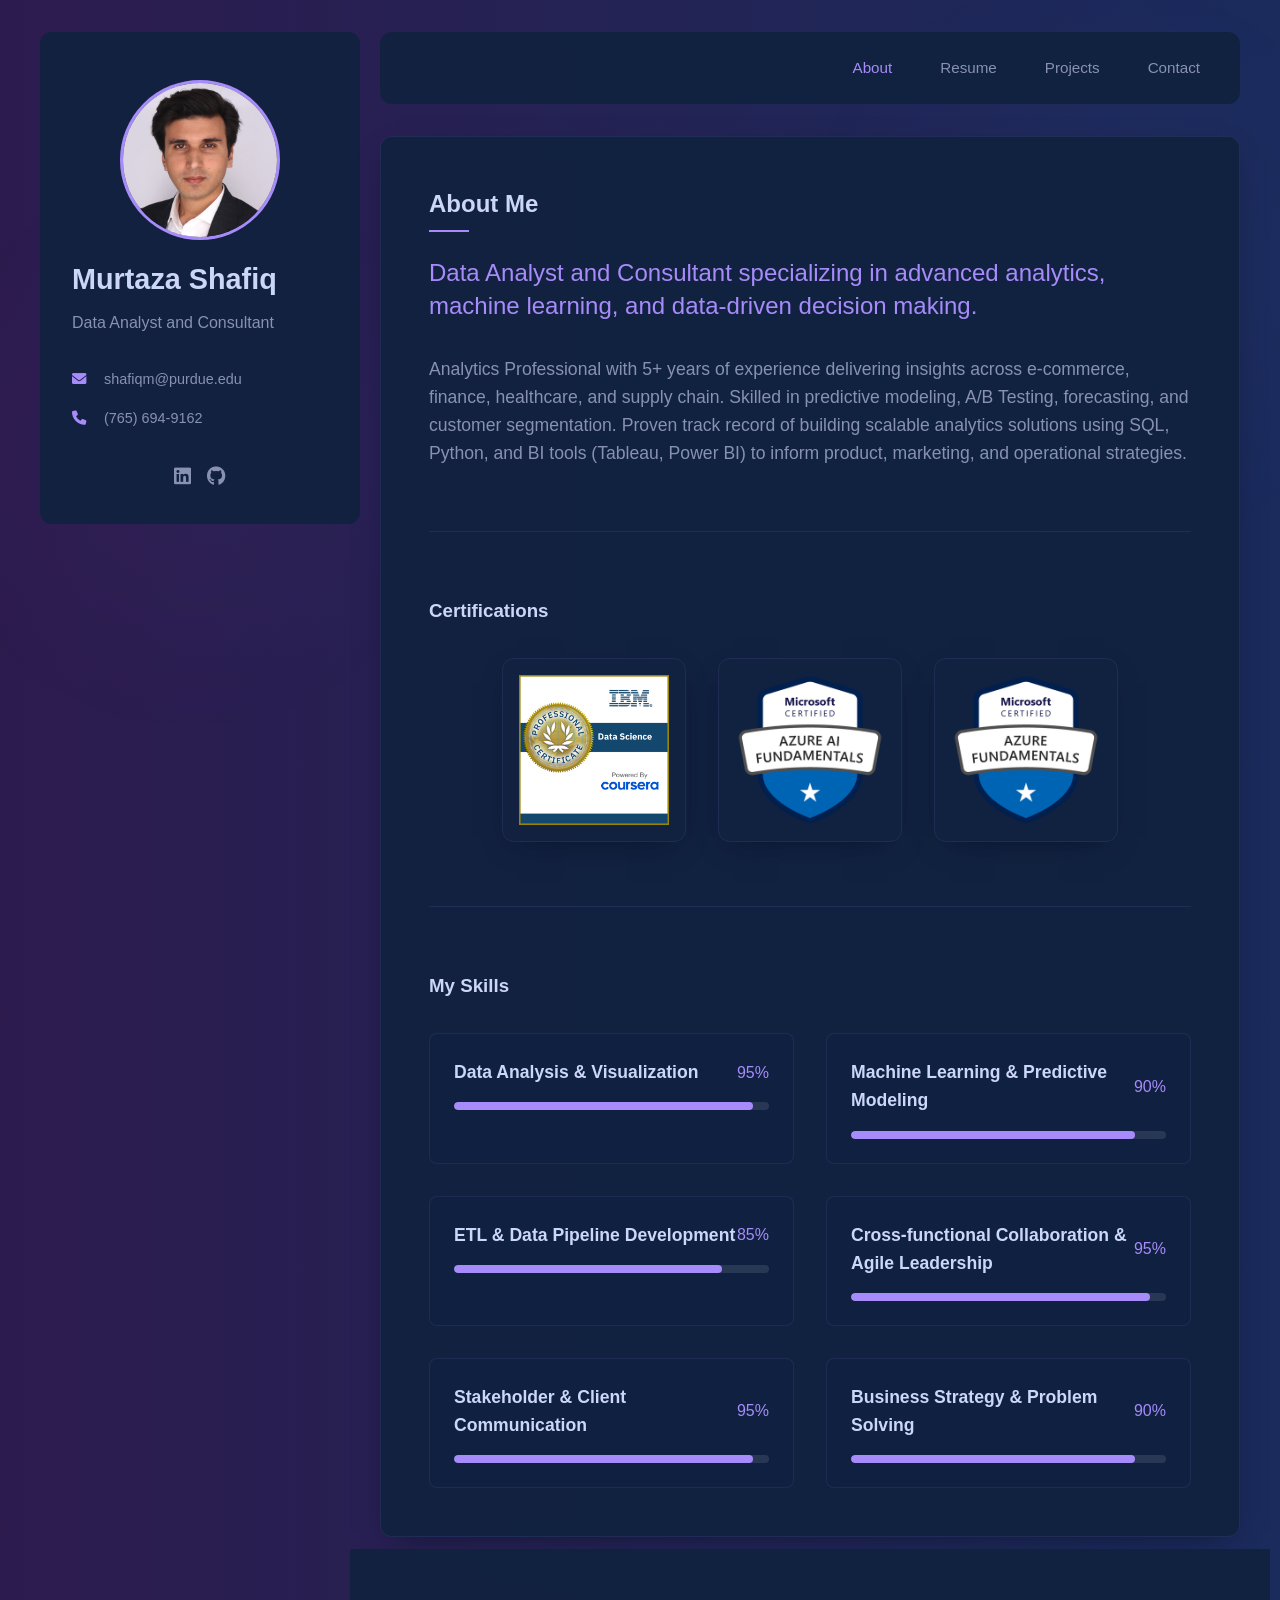
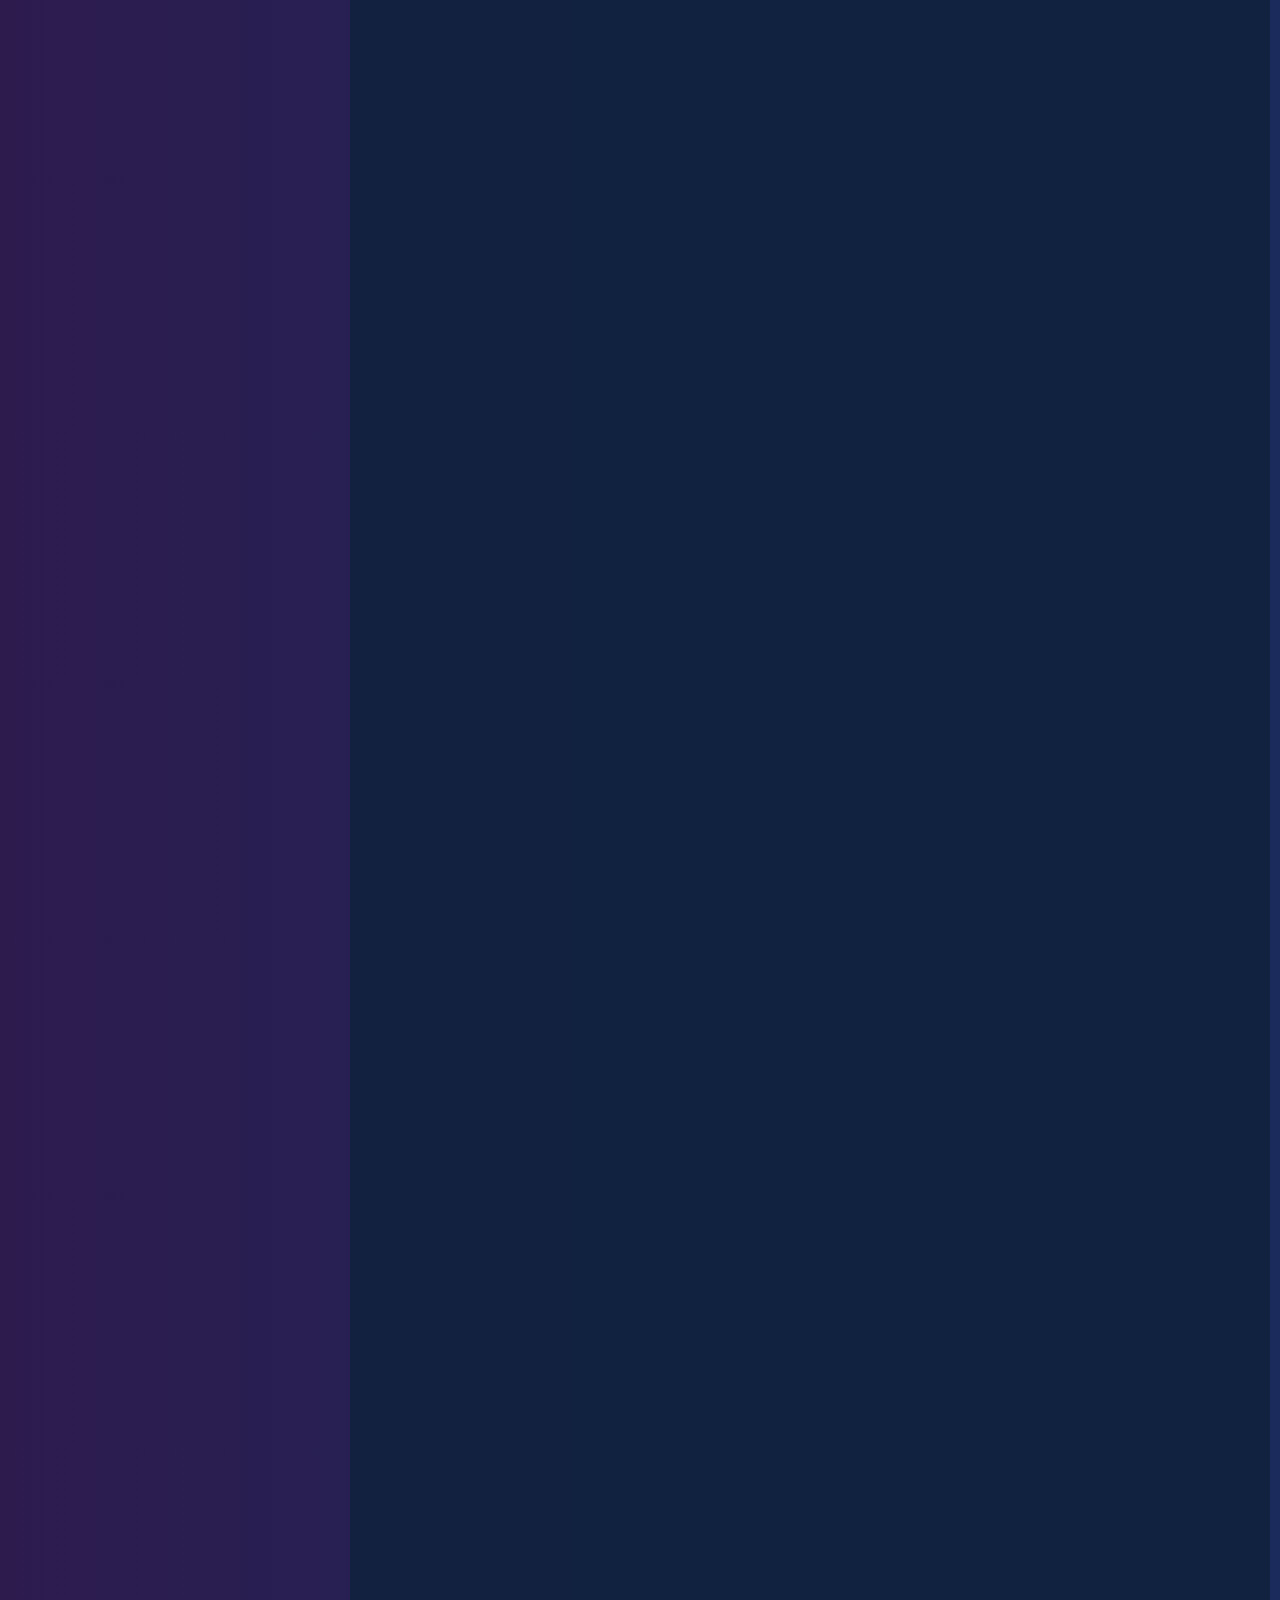
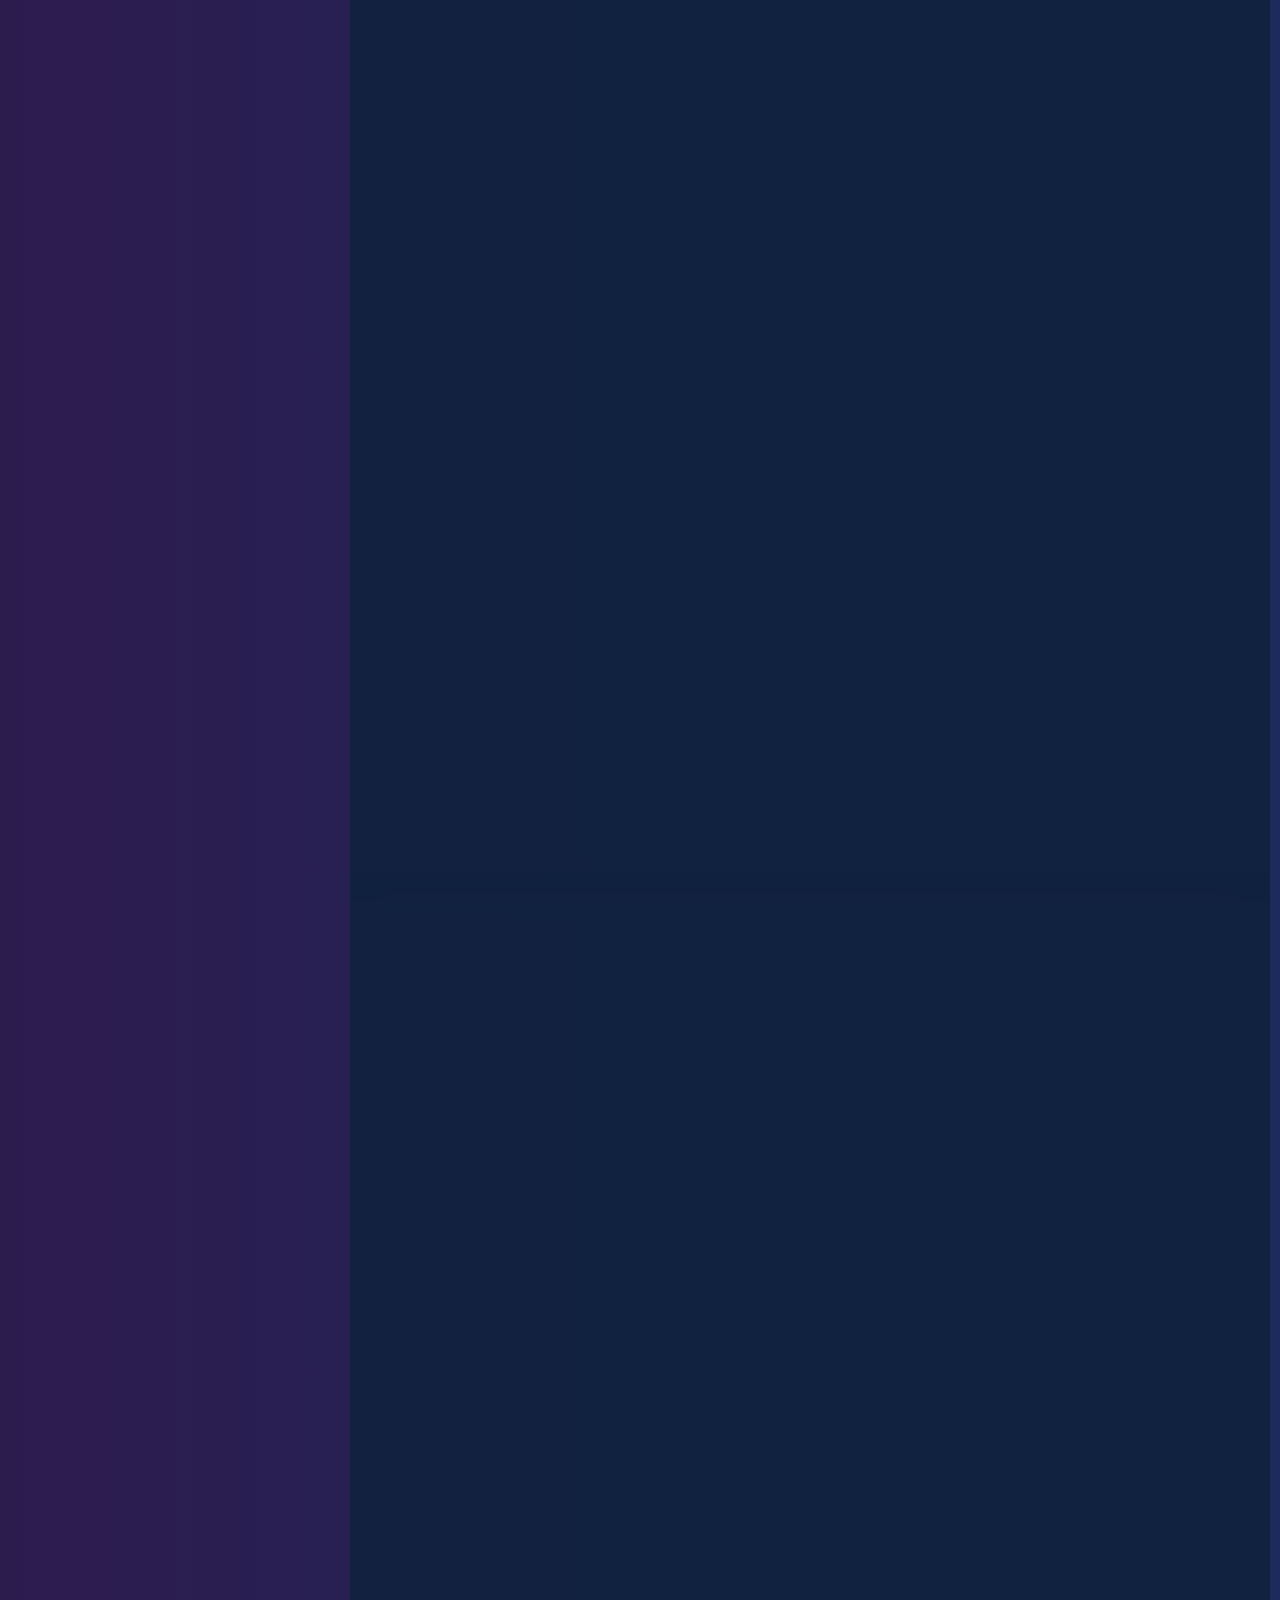
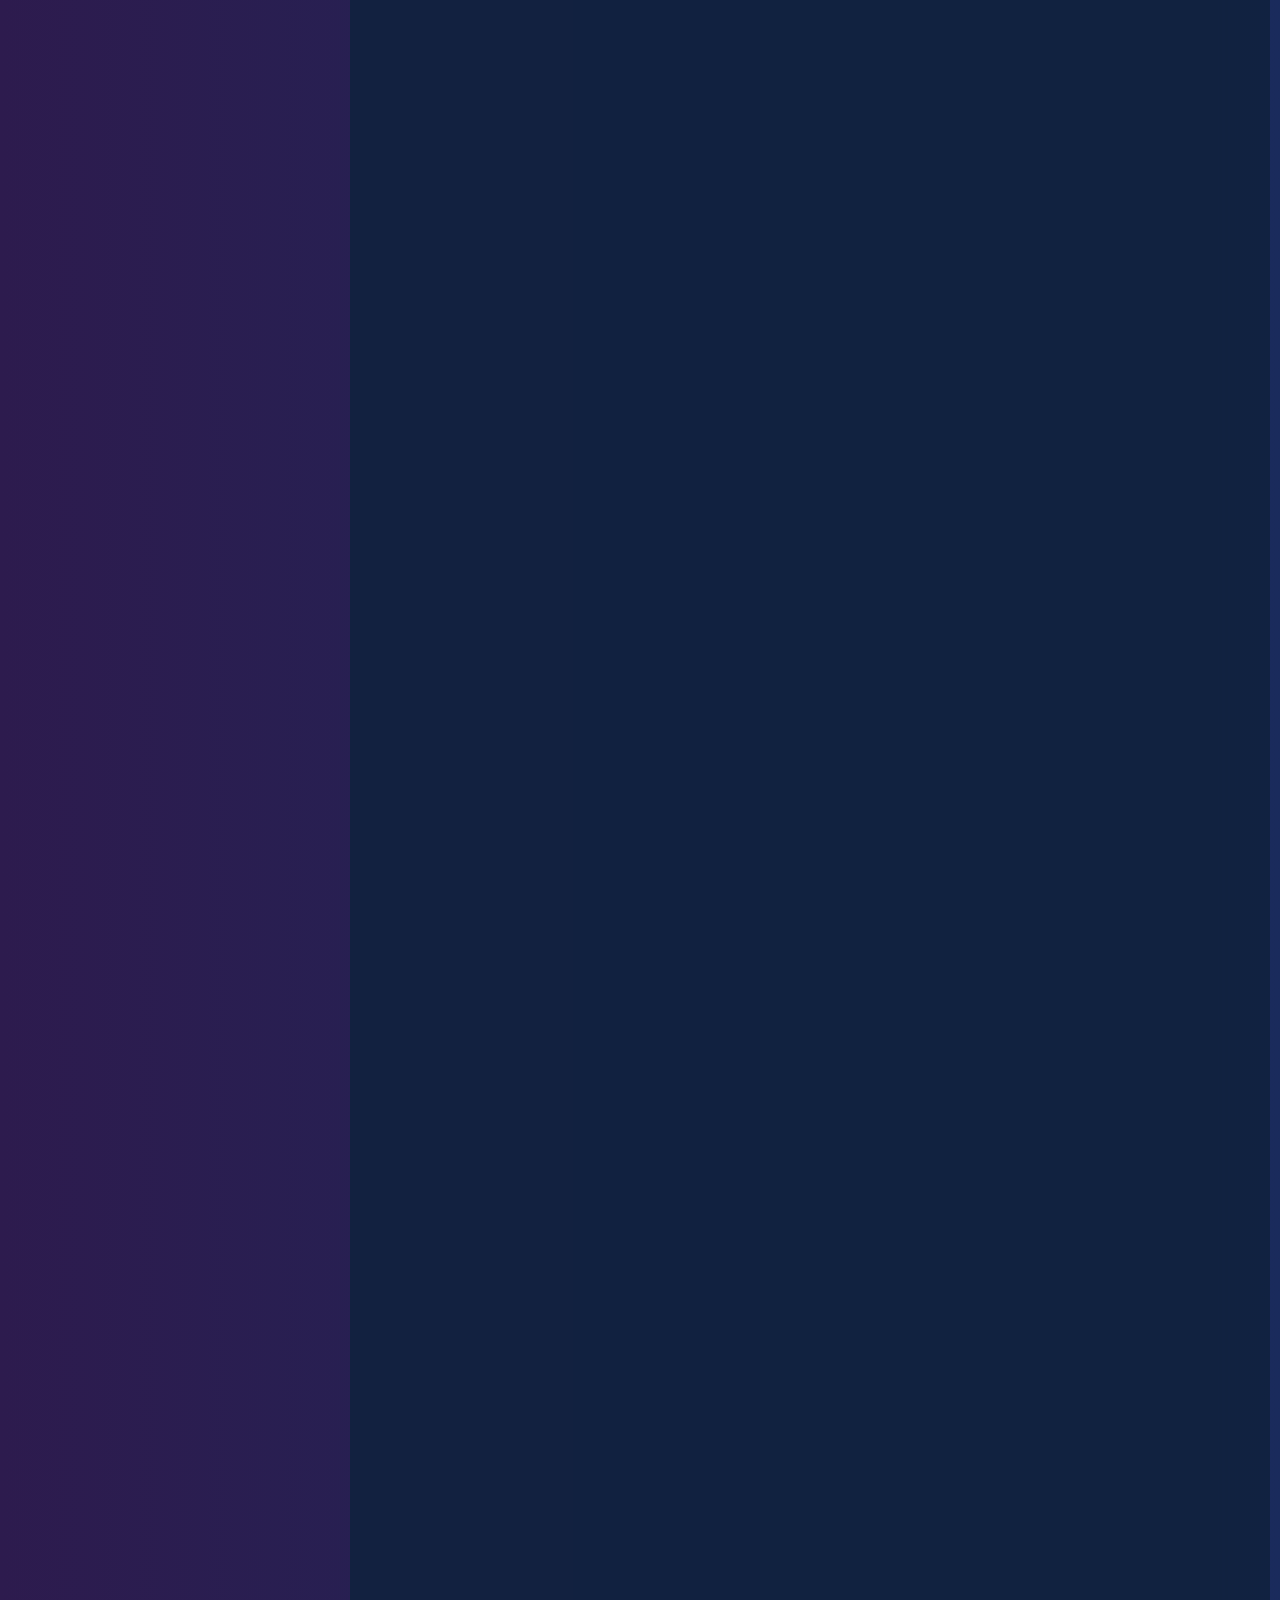
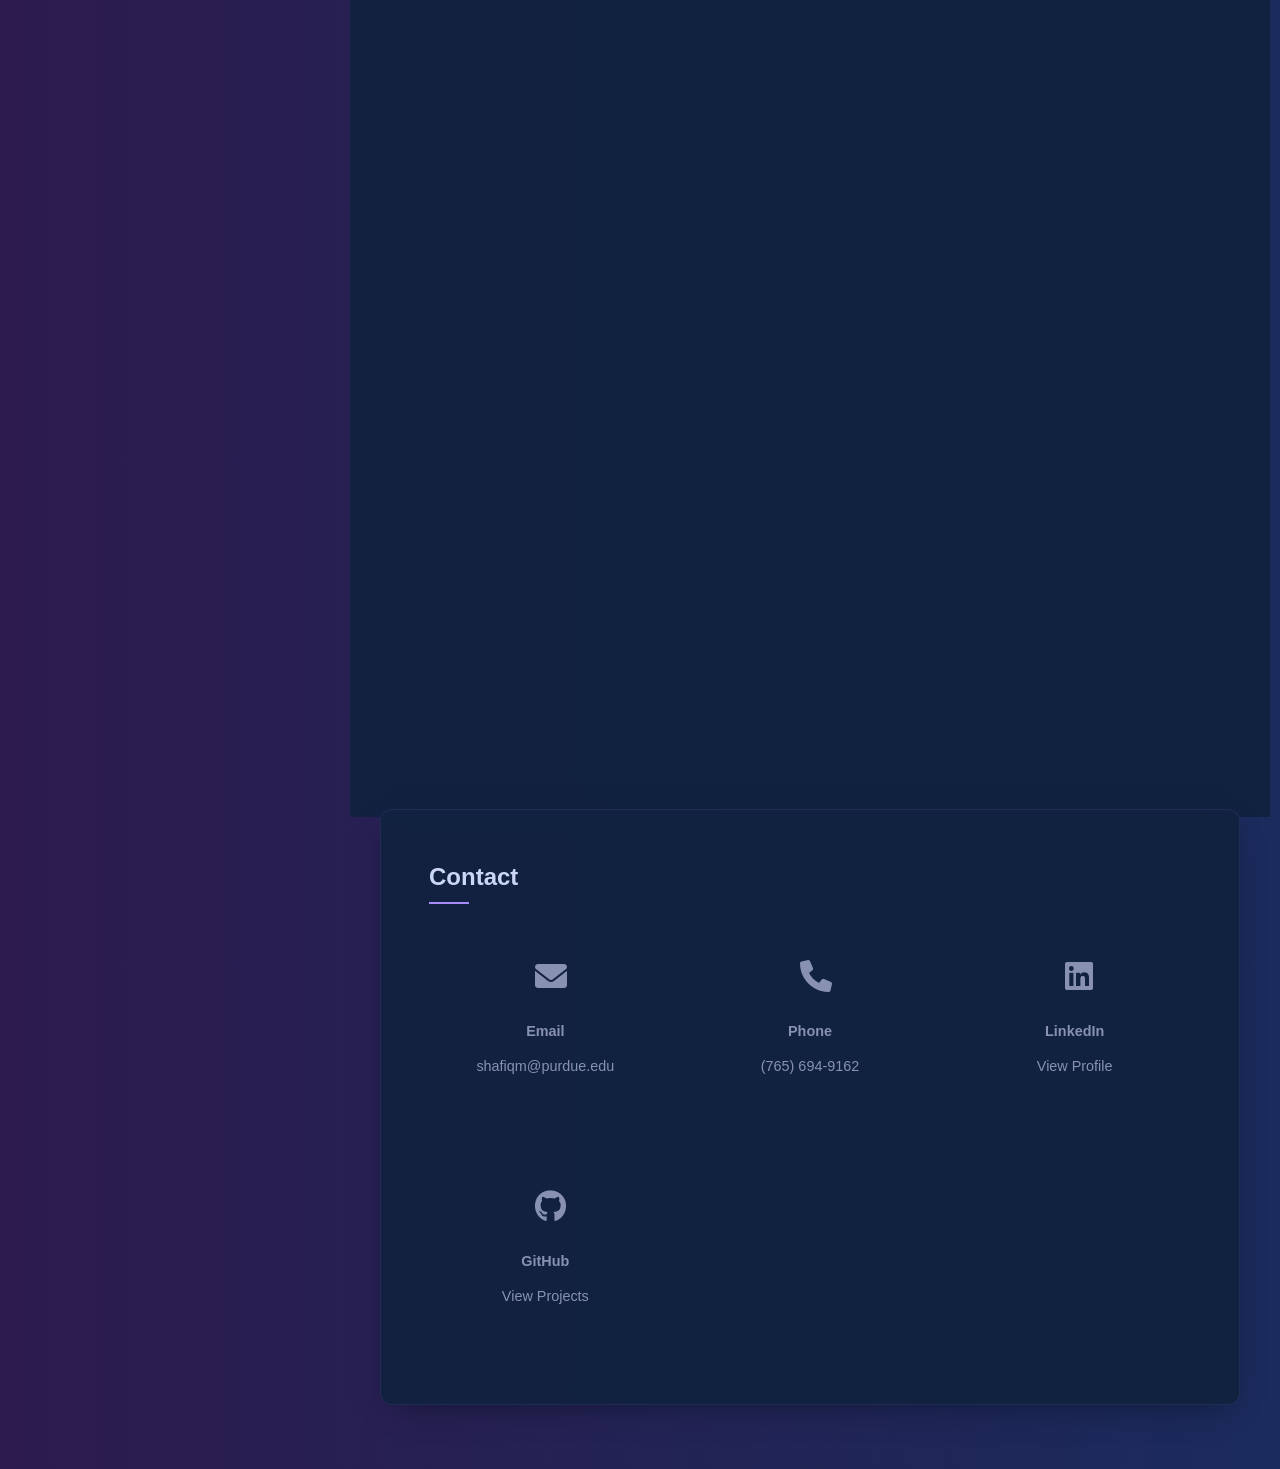
<file: index.html>
<!DOCTYPE html>
<html lang="en">
<head>
  <meta charset="UTF-8">
  <meta name="viewport" content="width=device-width, initial-scale=1.0">
  <title>Murtaza Shafiq - Data Analyst & Consultant</title>
  <link rel="stylesheet" href="styles.css">
  <link rel="stylesheet" href="https://cdnjs.cloudflare.com/ajax/libs/font-awesome/6.0.0/css/all.min.css">
</head>
<body>
  <div class="main-container">
    <!-- Sidebar -->
    <aside class="sidebar">
      <div class="profile-circle">
        <img src="assets/me.jpg" alt="Murtaza Shafiq" class="profile-img">
      </div>
      <h1 class="profile-name">Murtaza Shafiq</h1>
      <p class="profile-title">Data Analyst and Consultant</p>
      
      <div class="contact-info">
        <div class="contact-item">
          <i class="fas fa-envelope"></i>
          <a href="mailto:shafiqm@purdue.edu">shafiqm@purdue.edu</a>
        </div>
        <div class="contact-item">
          <i class="fas fa-phone"></i>
          <a href="tel:+17656949162">(765) 694-9162</a>
        </div>
      </div>

      <div class="social-links">
        <a href="https://linkedin.com/in/muhammad-murtaza-shafiq/" target="_blank">
          <i class="fab fa-linkedin"></i>
        </a>
        <a href="https://github.com/MurtazaShafiq" target="_blank">
          <i class="fab fa-github"></i>
        </a>
      </div>
    </aside>

    <!-- Main Content -->
    <main class="main-content">
      <!-- Top Navigation -->
      <nav class="top-nav">
        <div class="nav-links">
          <a href="#about" class="active">About</a>
          <a href="#resume">Resume</a>
          <a href="#projects">Projects</a>
          <a href="#contact">Contact</a>
        </div>
      </nav>

      <!-- About Section -->
      <section id="about" class="section">
        <h2>About Me</h2>
        <div class="about-content">
          <div class="about-text">
            <p class="lead">Data Analyst and Consultant specializing in advanced analytics, machine learning, and data-driven decision making.</p>
            
            <p>Analytics Professional with 5+ years of experience delivering insights across e-commerce, finance, healthcare, and supply chain. Skilled in predictive modeling, A/B Testing, forecasting, and customer segmentation. Proven track record of building scalable analytics solutions using SQL, Python, and BI tools (Tableau, Power BI) to inform product, marketing, and operational strategies.</p>
          </div>
        </div>

        <div class="section-divider"></div>

        <h3>Certifications</h3>
        <div class="certifications-horizontal">
          <div class="cert-card">
            <img src="assets/IBM.png" alt="IBM Professional Certification" class="cert-badge">
          </div>
          <div class="cert-card">
            <img src="assets/Azure AI.png" alt="Microsoft Azure AI Fundamentals" class="cert-badge">
          </div>
          <div class="cert-card">
            <img src="assets/Azure.png" alt="Microsoft Azure Fundamentals" class="cert-badge">
          </div>
        </div>

        <div class="section-divider"></div>

        <h3>My Skills</h3>
        <div class="skills-grid">
          <div class="skill-item">
            <div class="skill-header">
              <h4>Data Analysis & Visualization</h4>
              <span>95%</span>
            </div>
            <div class="progress-container">
              <div class="progress-bar" style="width: 95%"></div>
            </div>
          </div>

          <div class="skill-item">
            <div class="skill-header">
              <h4>Machine Learning & Predictive Modeling</h4>
              <span>90%</span>
            </div>
            <div class="progress-container">
              <div class="progress-bar" style="width: 90%"></div>
            </div>
          </div>

          <div class="skill-item">
            <div class="skill-header">
              <h4>ETL & Data Pipeline Development</h4>
              <span>85%</span>
            </div>
            <div class="progress-container">
              <div class="progress-bar" style="width: 85%"></div>
            </div>
          </div>

          <div class="skill-item">
            <div class="skill-header">
              <h4>Cross-functional Collaboration & Agile Leadership</h4>
              <span>95%</span>
            </div>
            <div class="progress-container">
              <div class="progress-bar" style="width: 95%"></div>
            </div>
          </div>

          <div class="skill-item">
            <div class="skill-header">
              <h4>Stakeholder & Client Communication</h4>
              <span>95%</span>
            </div>
            <div class="progress-container">
              <div class="progress-bar" style="width: 95%"></div>
            </div>
          </div>

          <div class="skill-item">
            <div class="skill-header">
              <h4>Business Strategy & Problem Solving</h4>
              <span>90%</span>
            </div>
            <div class="progress-container">
              <div class="progress-bar" style="width: 90%"></div>
            </div>
          </div>
        </div>
      </section>

      <!-- Resume Section -->
      <section id="resume" class="section">
        <h2>Resume</h2>
        
        <div class="experience">
          <div class="section-icon">
            <i class="fas fa-briefcase"></i>
            <h3>Experience</h3>
          </div>

          <div class="timeline">
            <div class="timeline-item">
              <div class="timeline-marker"></div>
              <div class="timeline-content">
                <h4>Data Science Consultant</h4>
                <div class="company">AgReliant</div>
                <div class="date">January 2025 — Present</div>
                <p class="description">
                  Partnered with AgReliant to identify inefficiencies in their supply chain network by analyzing intercompany transfer data and warehouse assignments. Built automated data pipelines and interactive dashboards to monitor KPIs. Built optimization model that led to a strategic shift projected to cut truck trips by 18%, earning our team the 2025 Future Edelman Impact Award.
                </p>
              </div>
            </div>

            <div class="timeline-item">
              <div class="timeline-marker"></div>
              <div class="timeline-content">
                <h4>Senior Solutions Consultant</h4>
                <div class="company">EZO</div>
                <div class="date">August 2023 — August 2024</div>
                <p class="description">
                  Worked with enterprise clients to align EZO's SaaS offerings with their data and workflow needs. Designed proof-of-concept trials, facilitated API integrations, and led customer conversations from discovery through onboarding. Closed two Fortune 100 clients by delivering tailored analytics solutions and driving technical alignment. Also developed a churn prediction model that helped reduce client attrition by 11% through early detection and proactive retention.
                </p>
              </div>
            </div>

            <div class="timeline-item">
              <div class="timeline-marker"></div>
              <div class="timeline-content">
                <h4>Sr Data Analyst (Data Analytics Consultant)</h4>
                <div class="company">AverLynx</div>
                <div class="date">April 2021 — August 2023</div>
                <p class="description">
                  Led data projects across SaaS, e-commerce, and retail sectors, translating business needs into technical solutions. Oversaw teams in building customer segmentation, forecasting, and A/B testing models. One campaign drove a 9.5% increase in conversion rates through insights from 10,000+ user interactions.
                </p>
              </div>
            </div>

            <div class="timeline-item">
              <div class="timeline-marker"></div>
              <div class="timeline-content">
                <h4>Data Analyst (Project Manager)</h4>
                <div class="company">vFairs</div>
                <div class="date">June 2020 — April 2021</div>
                <p class="description">
                  Delivered data-driven insights for 40+ virtual events, supporting pharma, automotive, and public sector clients. Built real-time dashboards to track attendee behavior and help clients fine-tune their event strategies.
                </p>
              </div>
            </div>

            <div class="timeline-item">
              <div class="timeline-marker"></div>
              <div class="timeline-content">
                <h4>Software Engineer</h4>
                <div class="company">Tkxel</div>
                <div class="date">July 2018 — July 2019</div>
                <p class="description">
                  Designed BI dashboards for leadership teams using Power BI and Power Query, streamlining project tracking and reporting across departments.
                </p>
              </div>
            </div>
          </div>
        </div>

        <div class="education">
          <div class="section-icon">
            <i class="fas fa-graduation-cap"></i>
            <h3>Education</h3>
          </div>

          <div class="timeline">
            <div class="timeline-item">
              <div class="timeline-marker"></div>
              <div class="timeline-content">
                <h4>MS Business Analytics & Information Management</h4>
                <div class="company">Purdue University, Daniels School of Business</div>
                <div class="date">August 2024 — August 2025</div>
                <p class="description">
                  Specializing in advanced analytics, machine learning, and data-driven decision making. Key coursework includes predictive modeling, optimization, and business intelligence.
                </p>
              </div>
            </div>

            <div class="timeline-item">
              <div class="timeline-marker"></div>
              <div class="timeline-content">
                <h4>BS Computer Science</h4>
                <div class="company">Ghulam Ishaq Khan Institute</div>
                <div class="date">August 2014 — June 2018</div>
                <p class="description">
                  Focused on software engineering, data structures, and algorithms. Graduated with distinction, completing projects in machine learning and data analytics.
                </p>
              </div>
            </div>
          </div>
        </div>

    
      </section>

      <!-- Projects Section -->
      <section id="projects" class="section">
        <h2>Projects</h2>
        <div class="portfolio-filters">
          <button class="filter-btn active" data-filter="all">All</button>
          <button class="filter-btn" data-filter="ml">Machine Learning</button>
          <button class="filter-btn" data-filter="analytics">Analytics</button>
          <button class="filter-btn" data-filter="optimization">Optimization</button>
          <button class="filter-btn" data-filter="visualization">Visualization</button>
        </div>

        <div class="portfolio-grid">
          <!-- Supply Chain Optimization -->
          <div class="portfolio-item" data-category="optimization">
            <div class="portfolio-header">
              <img src="assets/supply chain.png" alt="Supply Chain Optimization - Network optimization and intercompany transfer analysis" class="project-image">
              <div class="portfolio-content">
                <div class="portfolio-title">
                  <h3>Supply Chain Optimization</h3>
                  <i class="fas fa-chevron-down expand-arrow"></i>
                </div>
                <p class="company">AgReliant Genetics</p>
                <p class="summary">Reduced intercompany transfers by ~54% through optimized warehouse mapping.</p>
                <div class="skill-tags">
                  <span>Python</span>
                  <span>Tableau</span>
                  <span>Linear Programming</span>
                  <span>Network Optimization</span>
                  <span>SQL</span>
                </div>
                <div class="project-links">
                  <a href="#" class="btn-link">
                    <i class="far fa-file-alt"></i>
                    One Pager
                  </a>
                  <a href="#" class="btn-link">
                    <i class="fas fa-presentation"></i>
                    Presentation
                  </a>
                </div>
              </div>
            </div>
            <div class="portfolio-details">
              <p class="detail-text">
                Partnered with an Indiana-based seed company to streamline supply chain operations. Developed Tableau dashboards and a Python-based two-stage stochastic model to reduce excessive shipments, optimize warehouse-to-customer mapping, and cut intercompany transfers. Recommendations are projected to reduce truck trips by 304 annually and improve fulfillment efficiency for 50% of SKUs.
              </p>
            </div>
          </div>

          <!-- Instagram A/B Testing -->
          <div class="portfolio-item" data-category="analytics">
            <div class="portfolio-header">
              <img src="assets/AB Test.png" alt="Instagram A/B Testing Campaign">
              <div class="portfolio-content">
                <div class="portfolio-title">
                  <h3>Instagram A/B Testing Campaign</h3>
                  <i class="fas fa-chevron-down expand-arrow"></i>
                </div>
                <p class="company">Scones & Doilies Bakery</p>
                <p class="summary">Achieved 59% higher click-through rate through review-based messaging.</p>
                <div class="skill-tags">
                  <span>A/B Testing</span>
                  <span>Analytics</span>
                  <span>Social Media</span>
                  <span>Data Analysis</span>
                </div>
                <div class="project-links">
                  <a href="#" class="btn-link">
                    <i class="far fa-file-alt"></i>
                    One Pager
                  </a>
                  <a href="#" class="btn-link">
                    <i class="fas fa-presentation"></i>
                    Presentation
                  </a>
                </div>
              </div>
            </div>
            <div class="portfolio-details">
              <p class="detail-text">
                Designed and executed an A/B testing campaign for a local bakery to boost Instagram engagement. Tested review-based vs. descriptive ad copy based on Expectancy Theory, revealing a 59% higher click-through rate for review-based messaging. Delivered insights that informed segment-specific marketing strategies and improved brand visibility.
              </p>
            </div>
          </div>

          <!-- Bank Churn Prediction -->
          <div class="portfolio-item" data-category="ml">
            <div class="portfolio-header">
              <img src="assets/churn.png" alt="Bank Churn Prediction">
              <div class="portfolio-content">
                <div class="portfolio-title">
                  <h3>Bank Churn Prediction</h3>
                  <i class="fas fa-chevron-down expand-arrow"></i>
                </div>
                <p class="company">Databricks | MLOps | Classification Model</p>
                <p class="summary">Built scalable prediction pipeline for 110K+ accounts with automated scoring.</p>
                <div class="skill-tags">
                  <span>Databricks</span>
                  <span>PySpark</span>
                  <span>MLOps</span>
                  <span>Classification</span>
                </div>
                <div class="project-links">
                  <a href="#" class="btn-link">
                    <i class="far fa-file-alt"></i>
                    One Pager
                  </a>
                  <a href="#" class="btn-link">
                    <i class="fas fa-presentation"></i>
                    Presentation
                  </a>
                </div>
              </div>
            </div>
            <div class="portfolio-details">
              <p class="detail-text">
                Developed a scalable binary classification pipeline in Databricks to predict customer churn across 110K+ accounts using behavioral data. Built end-to-end ETL workflows and deployed an automated model scoring and monitoring system using MLOps, enabling proactive customer retention strategies.
              </p>
            </div>
          </div>

          <!-- Disaster Tweet Classification -->
          <div class="portfolio-item" data-category="ml">
            <div class="portfolio-header">
              <img src="assets/disaster image classification.png" alt="Disaster Tweet Classification">
              <div class="portfolio-content">
                <div class="portfolio-title">
                  <h3>Disaster Tweet Classification</h3>
                  <i class="fas fa-chevron-down expand-arrow"></i>
                </div>
                <p class="company">NLP with Transformer Models</p>
                <p class="summary">84.2% accuracy in classifying disaster-related tweets using BERT models.</p>
                <div class="skill-tags">
                  <span>Classification</span>
                  <span>NLP</span>
                  <span>BERT</span>
                  <span>RoBERTa</span>
                  <span>Text Classification</span>
                </div>
                <div class="project-links">
                  <a href="#" class="btn-link">
                    <i class="far fa-file-alt"></i>
                    One Pager
                  </a>
                  <a href="#" class="btn-link">
                    <i class="fas fa-presentation"></i>
                    Presentation
                  </a>
                </div>
              </div>
            </div>
            <div class="portfolio-details">
              <p class="detail-text">
                Built and fine-tuned BERT-family models (roBERTa, distillBERT, deBERTa) to classify disaster-related tweets with 84.2% accuracy. Preprocessed noisy Twitter data using custom cleaning and tokenization pipelines; applied transfer learning and ensemble modeling to enhance recall. The project highlights the power of NLP for real-time crisis detection in short, unstructured text.
              </p>
            </div>
          </div>

          <!-- Airbnb Retention Strategy -->
          <div class="portfolio-item" data-category="ml">
            <div class="portfolio-header">
              <img src="assets/airbnb retention strategy.png" alt="Airbnb Retention Strategy">
              <div class="portfolio-content">
                <div class="portfolio-title">
                  <h3>Airbnb Retention Strategy</h3>
                  <i class="fas fa-chevron-down expand-arrow"></i>
                </div>
                <p class="company">Predictive Modeling & Segmentation</p>
                <p class="summary">78.85% model accuracy with $150K retention improvement.</p>
                <div class="skill-tags">
                  <span>Churn Prediction</span>
                  <span>Customer Segmentation</span>
                  <span>Random Forest</span>
                  <span>Gradient Boosting</span>
                  <span>Feature Engineering</span>
                </div>
                <div class="project-links">
                  <a href="#" class="btn-link">
                    <i class="far fa-file-alt"></i>
                    One Pager
                  </a>
                  <a href="#" class="btn-link">
                    <i class="fas fa-presentation"></i>
                    Presentation
                  </a>
                </div>
              </div>
            </div>
            <div class="portfolio-details">
              <p class="detail-text">
                Engineered booking and revenue-based features to build a customer churn prediction model using ensemble classifiers (Random Forest, Gradient Boosting, MLPC). Achieved 78.85% model accuracy and implemented a segmentation-based cutoff strategy that improved net retention profitability by $150K over a single-threshold model. Applied spatial and margin-based analysis to tailor churn mitigation strategies across user cohorts.
              </p>
            </div>
          </div>

          <!-- Dunnhumby Optimization -->
          <div class="portfolio-item" data-category="analytics">
            <div class="portfolio-header">
              <img src="assets/dunhumby.png" alt="Dunnhumby Optimization">
              <div class="portfolio-content">
                <div class="portfolio-title">
                  <h3>Dunnhumby Optimization Strategies</h3>
                  <i class="fas fa-chevron-down expand-arrow"></i>
                </div>
                <p class="company">AI For Business Decision Making</p>
                <p class="summary">Optimized pricing and promotion strategies using time series forecasting.</p>
                <div class="skill-tags">
                  <span>Time Series Forecasting</span>
                  <span>SARIMA</span>
                  <span>SARIMAX</span>
                  <span>Marketing Analytics</span>
                  <span>EDA</span>
                </div>
                <div class="project-links">
                  <a href="#" class="btn-link">
                    <i class="far fa-file-alt"></i>
                    One Pager
                  </a>
                  <a href="#" class="btn-link">
                    <i class="fas fa-presentation"></i>
                    Presentation
                  </a>
                </div>
              </div>
            </div>
            <div class="portfolio-details">
              <p class="detail-text">
                Applied AI and ML techniques to optimize pricing, promotion, and marketing strategies for manufacturers in the cold cereal market. Conducted EDA and implemented SARIMA, SARIMAX, and Logistic Regression models to forecast sales, evaluate promotional effectiveness, and recommend strategies for competitive positioning and profit maximization.
              </p>
            </div>
          </div>

          <!-- LA Crime Analysis -->
          <div class="portfolio-item" data-category="visualization">
            <div class="portfolio-header">
              <img src="assets/la-crime-analysis.png" alt="LA Crime Analysis">
              <div class="portfolio-content">
                <div class="portfolio-title">
                  <h3>LA Crime Analysis</h3>
                  <i class="fas fa-chevron-down expand-arrow"></i>
                </div>
                <p class="company">EDA & Geospatial Visualization</p>
                <p class="summary">Built interactive dashboards for crime pattern analysis and resource allocation.</p>
                <div class="skill-tags">
                  <span>Tableau</span>
                  <span>Geospatial Analysis</span>
                  <span>Data Visualization</span>
                  <span>Time Series Analysis</span>
                  <span>EDA</span>
                </div>
                <div class="project-links">
                  <a href="#" class="btn-link">
                    <i class="far fa-file-alt"></i>
                    One Pager
                  </a>
                  <a href="#" class="btn-link">
                    <i class="fas fa-presentation"></i>
                    Presentation
                  </a>
                </div>
              </div>
            </div>
            <div class="portfolio-details">
              <p class="detail-text">
                Performed exploratory and trend analysis on Los Angeles crime datasets to uncover temporal and geographic crime patterns. Built interactive Tableau dashboards to support operational reporting and enable data-driven decision-making for public safety and resource allocation.
              </p>
            </div>
          </div>
        </div>
      </section>

      <!-- Contact Section -->
      <section id="contact" class="section">
        <h2>Contact</h2>
        <div class="contact-grid">
          <div class="contact-item">
            <i class="fas fa-envelope"></i>
            <h4>Email</h4>
            <a href="mailto:shafiqm@purdue.edu">shafiqm@purdue.edu</a>
          </div>
          <div class="contact-item">
            <i class="fas fa-phone"></i>
            <h4>Phone</h4>
            <a href="tel:+17656949162">(765) 694-9162</a>
          </div>
          <div class="contact-item">
            <i class="fab fa-linkedin"></i>
            <h4>LinkedIn</h4>
            <a href="https://linkedin.com/in/muhammad-murtaza-shafiq/" target="_blank">View Profile</a>
          </div>
          <div class="contact-item">
            <i class="fab fa-github"></i>
            <h4>GitHub</h4>
            <a href="https://github.com/MurtazaShafiq" target="_blank">View Projects</a>
          </div>
        </div>
      </section>
    </main>
  </div>

  <script>
    // Handle navigation active state
    const navLinks = document.querySelectorAll('.nav-links a');
    const sections = document.querySelectorAll('.section');

    // Portfolio item expansion
    const portfolioItems = document.querySelectorAll('.portfolio-item');
    portfolioItems.forEach(item => {
      item.addEventListener('click', (e) => {
        // Don't expand if clicking on a link
        if (e.target.closest('.portfolio-link')) return;
        
        // Toggle expansion
        const wasExpanded = item.classList.contains('expanded');
        
        // Collapse all items
        portfolioItems.forEach(otherItem => {
          otherItem.classList.remove('expanded');
        });
        
        // Expand clicked item if it wasn't expanded
        if (!wasExpanded) {
          item.classList.add('expanded');
          // Scroll into view with offset
          const header = item.querySelector('.portfolio-header');
          const offset = 100; // Adjust this value as needed
          const elementPosition = header.getBoundingClientRect().top;
          const offsetPosition = elementPosition + window.pageYOffset - offset;
          window.scrollTo({
            top: offsetPosition,
            behavior: "smooth"
          });
        }
      });
    });

    // Portfolio filtering
    const filterButtons = document.querySelectorAll('.filter-btn');
    filterButtons.forEach(btn => {
      btn.addEventListener('click', () => {
        // Update active state
        filterButtons.forEach(b => b.classList.remove('active'));
        btn.classList.add('active');
        
        // Filter items
        const filter = btn.getAttribute('data-filter');
        portfolioItems.forEach(item => {
          if (filter === 'all' || item.getAttribute('data-category') === filter) {
            item.style.display = 'block';
          } else {
            item.style.display = 'none';
          }
        });
      });
    });

    // Update active section on scroll
    window.addEventListener('scroll', () => {
      let current = '';
      sections.forEach(section => {
        const sectionTop = section.offsetTop;
        const sectionHeight = section.clientHeight;
        if (pageYOffset >= sectionTop - 150) {
          current = section.getAttribute('id');
        }
      });

      navLinks.forEach(link => {
        link.classList.remove('active');
        if (link.getAttribute('href').slice(1) === current) {
          link.classList.add('active');
        }
      });
    });

    // Smooth scroll to section
    navLinks.forEach(link => {
      link.addEventListener('click', (e) => {
        e.preventDefault();
        const targetId = link.getAttribute('href');
        const targetSection = document.querySelector(targetId);
        targetSection.scrollIntoView({ behavior: 'smooth' });

        // Update active state
        navLinks.forEach(l => l.classList.remove('active'));
        link.classList.add('active');
      });
    });
  </script>
  <!-- Add script.js before closing body tag -->
  <script src="script.js"></script>
</body>
</html>
</file>
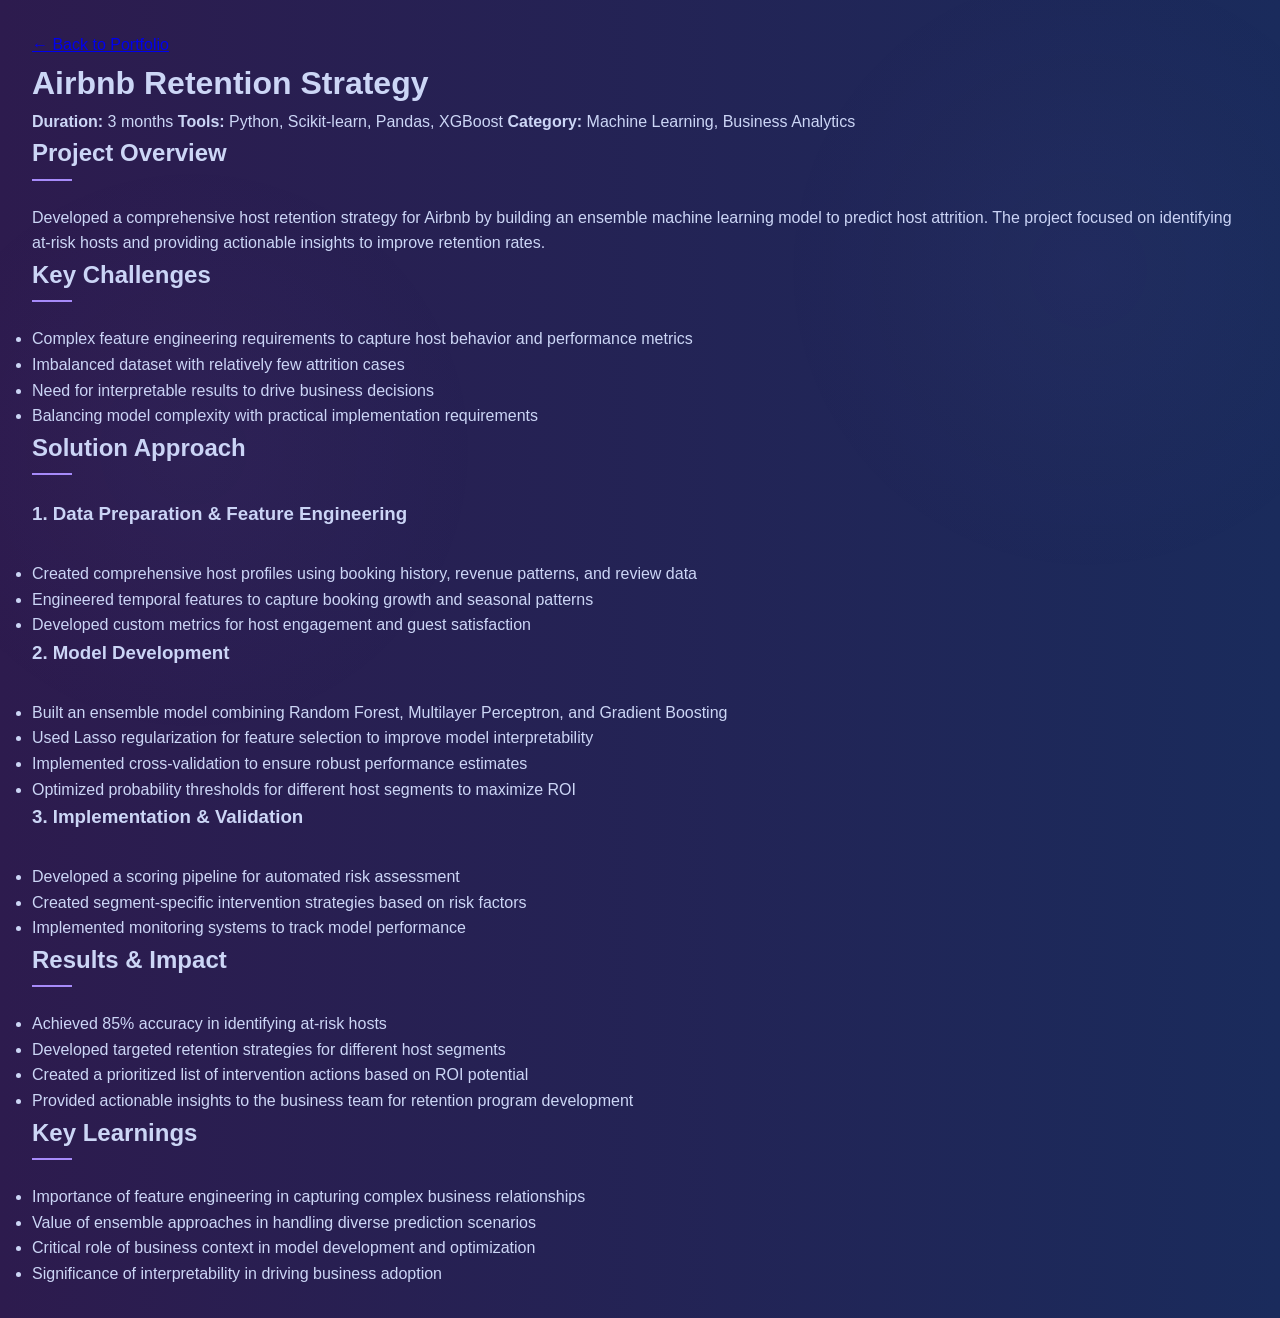
<file: airbnb-retention.html>
<!DOCTYPE html>
<html lang="en">
<head>
  <meta charset="UTF-8">
  <meta name="viewport" content="width=device-width, initial-scale=1.0">
  <title>Airbnb Retention Strategy - Murtaza Shafiq</title>
  <link rel="stylesheet" href="styles.css">
</head>
<body>
  <div class="container">
    <a href="index.html" class="back-link">← Back to Portfolio</a>
    
    <div class="project-detail">
      <h1>Airbnb Retention Strategy</h1>
      
      <div class="project-meta">
        <span class="meta-item">
          <strong>Duration:</strong> 3 months
        </span>
        <span class="meta-item">
          <strong>Tools:</strong> Python, Scikit-learn, Pandas, XGBoost
        </span>
        <span class="meta-item">
          <strong>Category:</strong> Machine Learning, Business Analytics
        </span>
      </div>

      <div class="project-section">
        <h2>Project Overview</h2>
        <p>Developed a comprehensive host retention strategy for Airbnb by building an ensemble machine learning model to predict host attrition. The project focused on identifying at-risk hosts and providing actionable insights to improve retention rates.</p>
      </div>

      <div class="project-section">
        <h2>Key Challenges</h2>
        <ul>
          <li>Complex feature engineering requirements to capture host behavior and performance metrics</li>
          <li>Imbalanced dataset with relatively few attrition cases</li>
          <li>Need for interpretable results to drive business decisions</li>
          <li>Balancing model complexity with practical implementation requirements</li>
        </ul>
      </div>

      <div class="project-section">
        <h2>Solution Approach</h2>
        <h3>1. Data Preparation & Feature Engineering</h3>
        <ul>
          <li>Created comprehensive host profiles using booking history, revenue patterns, and review data</li>
          <li>Engineered temporal features to capture booking growth and seasonal patterns</li>
          <li>Developed custom metrics for host engagement and guest satisfaction</li>
        </ul>

        <h3>2. Model Development</h3>
        <ul>
          <li>Built an ensemble model combining Random Forest, Multilayer Perceptron, and Gradient Boosting</li>
          <li>Used Lasso regularization for feature selection to improve model interpretability</li>
          <li>Implemented cross-validation to ensure robust performance estimates</li>
          <li>Optimized probability thresholds for different host segments to maximize ROI</li>
        </ul>

        <h3>3. Implementation & Validation</h3>
        <ul>
          <li>Developed a scoring pipeline for automated risk assessment</li>
          <li>Created segment-specific intervention strategies based on risk factors</li>
          <li>Implemented monitoring systems to track model performance</li>
        </ul>
      </div>

      <div class="project-section">
        <h2>Results & Impact</h2>
        <ul>
          <li>Achieved 85% accuracy in identifying at-risk hosts</li>
          <li>Developed targeted retention strategies for different host segments</li>
          <li>Created a prioritized list of intervention actions based on ROI potential</li>
          <li>Provided actionable insights to the business team for retention program development</li>
        </ul>
      </div>

      <div class="project-section">
        <h2>Key Learnings</h2>
        <ul>
          <li>Importance of feature engineering in capturing complex business relationships</li>
          <li>Value of ensemble approaches in handling diverse prediction scenarios</li>
          <li>Critical role of business context in model development and optimization</li>
          <li>Significance of interpretability in driving business adoption</li>
        </ul>
      </div>
    </div>
  </div>
</body>
</html>
</file>
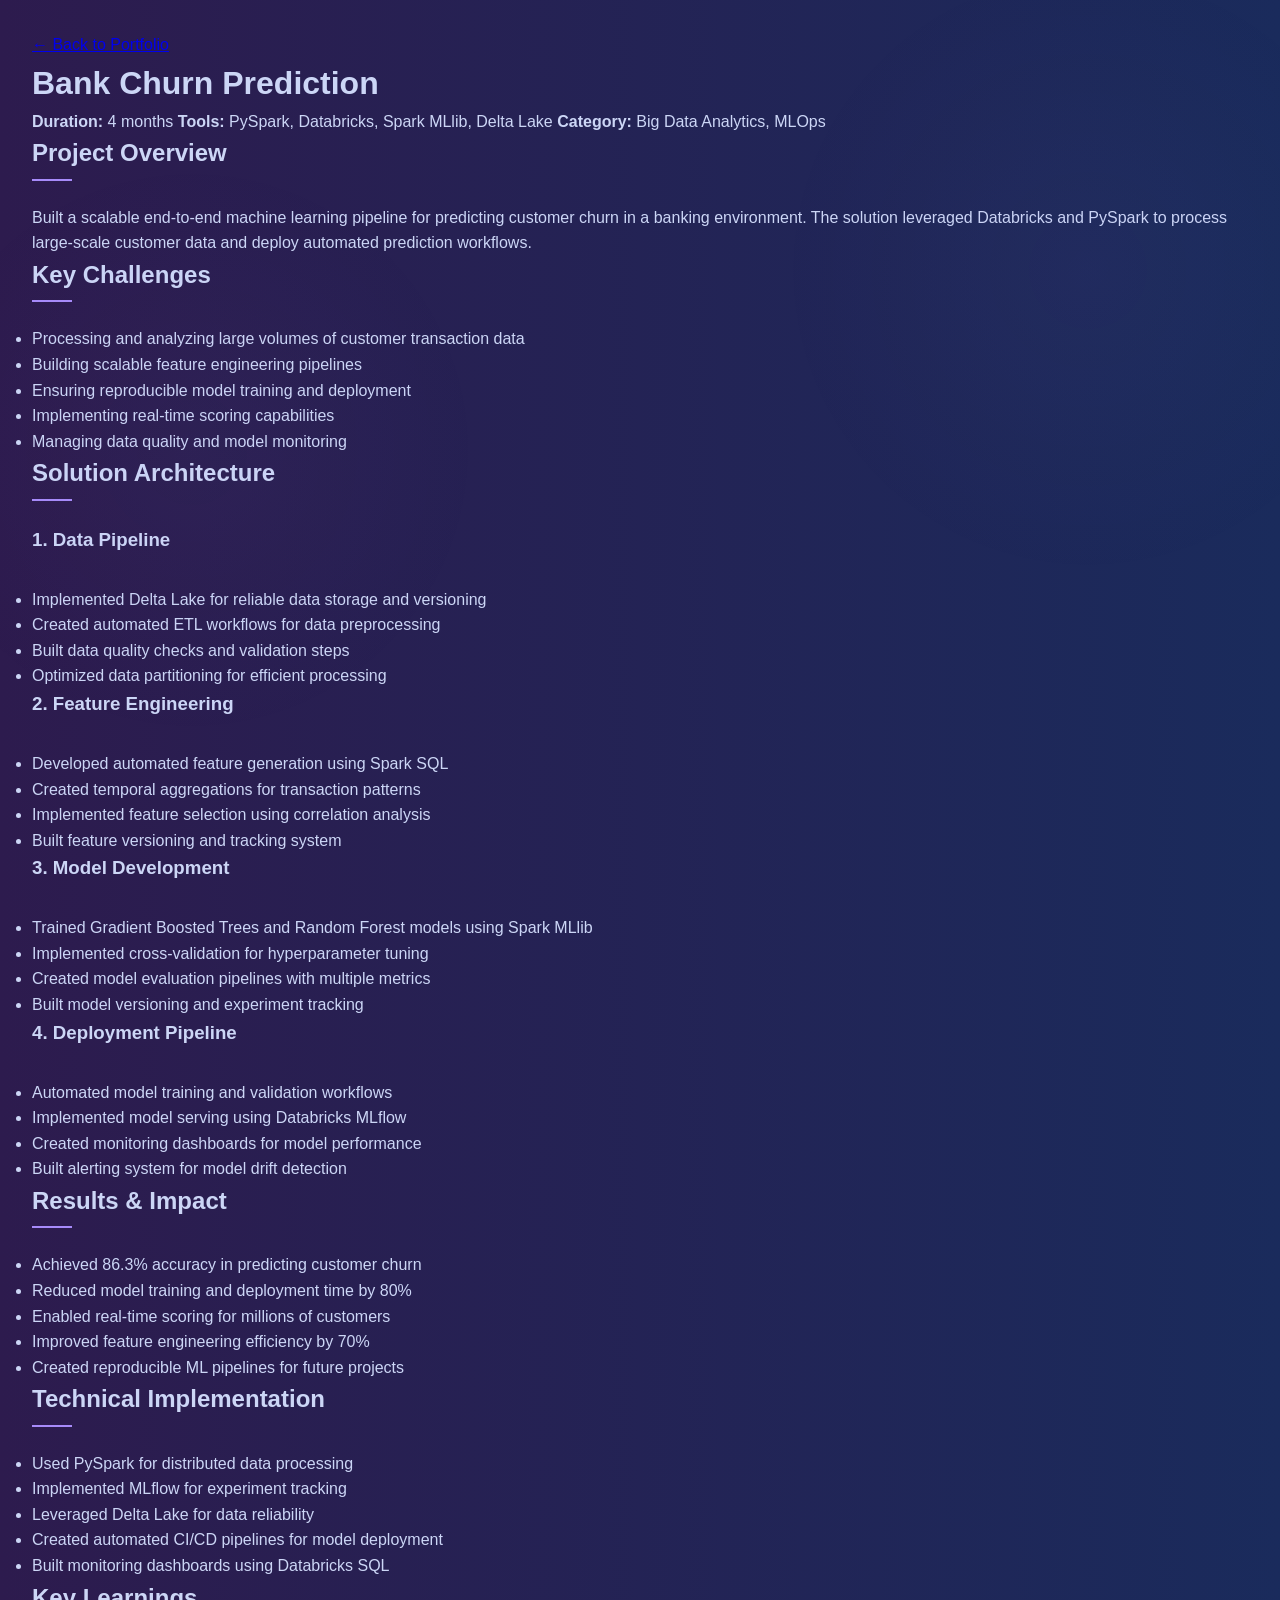
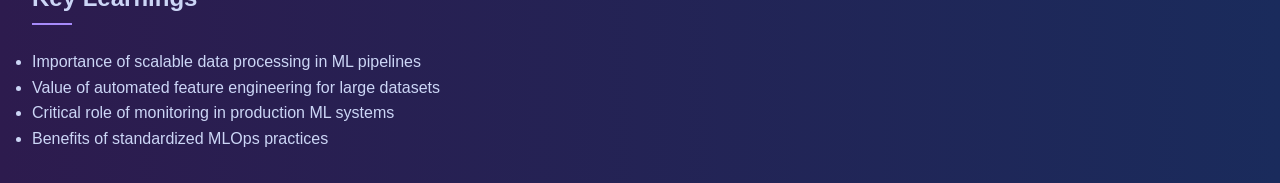
<file: bank-churn.html>
<!DOCTYPE html>
<html lang="en">
<head>
  <meta charset="UTF-8">
  <meta name="viewport" content="width=device-width, initial-scale=1.0">
  <title>Bank Churn Prediction - Murtaza Shafiq</title>
  <link rel="stylesheet" href="styles.css">
</head>
<body>
  <div class="container">
    <a href="index.html" class="back-link">← Back to Portfolio</a>
    
    <div class="project-detail">
      <h1>Bank Churn Prediction</h1>
      
      <div class="project-meta">
        <span class="meta-item">
          <strong>Duration:</strong> 4 months
        </span>
        <span class="meta-item">
          <strong>Tools:</strong> PySpark, Databricks, Spark MLlib, Delta Lake
        </span>
        <span class="meta-item">
          <strong>Category:</strong> Big Data Analytics, MLOps
        </span>
      </div>

      <div class="project-section">
        <h2>Project Overview</h2>
        <p>Built a scalable end-to-end machine learning pipeline for predicting customer churn in a banking environment. The solution leveraged Databricks and PySpark to process large-scale customer data and deploy automated prediction workflows.</p>
      </div>

      <div class="project-section">
        <h2>Key Challenges</h2>
        <ul>
          <li>Processing and analyzing large volumes of customer transaction data</li>
          <li>Building scalable feature engineering pipelines</li>
          <li>Ensuring reproducible model training and deployment</li>
          <li>Implementing real-time scoring capabilities</li>
          <li>Managing data quality and model monitoring</li>
        </ul>
      </div>

      <div class="project-section">
        <h2>Solution Architecture</h2>
        <h3>1. Data Pipeline</h3>
        <ul>
          <li>Implemented Delta Lake for reliable data storage and versioning</li>
          <li>Created automated ETL workflows for data preprocessing</li>
          <li>Built data quality checks and validation steps</li>
          <li>Optimized data partitioning for efficient processing</li>
        </ul>

        <h3>2. Feature Engineering</h3>
        <ul>
          <li>Developed automated feature generation using Spark SQL</li>
          <li>Created temporal aggregations for transaction patterns</li>
          <li>Implemented feature selection using correlation analysis</li>
          <li>Built feature versioning and tracking system</li>
        </ul>

        <h3>3. Model Development</h3>
        <ul>
          <li>Trained Gradient Boosted Trees and Random Forest models using Spark MLlib</li>
          <li>Implemented cross-validation for hyperparameter tuning</li>
          <li>Created model evaluation pipelines with multiple metrics</li>
          <li>Built model versioning and experiment tracking</li>
        </ul>

        <h3>4. Deployment Pipeline</h3>
        <ul>
          <li>Automated model training and validation workflows</li>
          <li>Implemented model serving using Databricks MLflow</li>
          <li>Created monitoring dashboards for model performance</li>
          <li>Built alerting system for model drift detection</li>
        </ul>
      </div>

      <div class="project-section">
        <h2>Results & Impact</h2>
        <ul>
          <li>Achieved 86.3% accuracy in predicting customer churn</li>
          <li>Reduced model training and deployment time by 80%</li>
          <li>Enabled real-time scoring for millions of customers</li>
          <li>Improved feature engineering efficiency by 70%</li>
          <li>Created reproducible ML pipelines for future projects</li>
        </ul>
      </div>

      <div class="project-section">
        <h2>Technical Implementation</h2>
        <ul>
          <li>Used PySpark for distributed data processing</li>
          <li>Implemented MLflow for experiment tracking</li>
          <li>Leveraged Delta Lake for data reliability</li>
          <li>Created automated CI/CD pipelines for model deployment</li>
          <li>Built monitoring dashboards using Databricks SQL</li>
        </ul>
      </div>

      <div class="project-section">
        <h2>Key Learnings</h2>
        <ul>
          <li>Importance of scalable data processing in ML pipelines</li>
          <li>Value of automated feature engineering for large datasets</li>
          <li>Critical role of monitoring in production ML systems</li>
          <li>Benefits of standardized MLOps practices</li>
        </ul>
      </div>
    </div>
  </div>
</body>
</html>
</file>
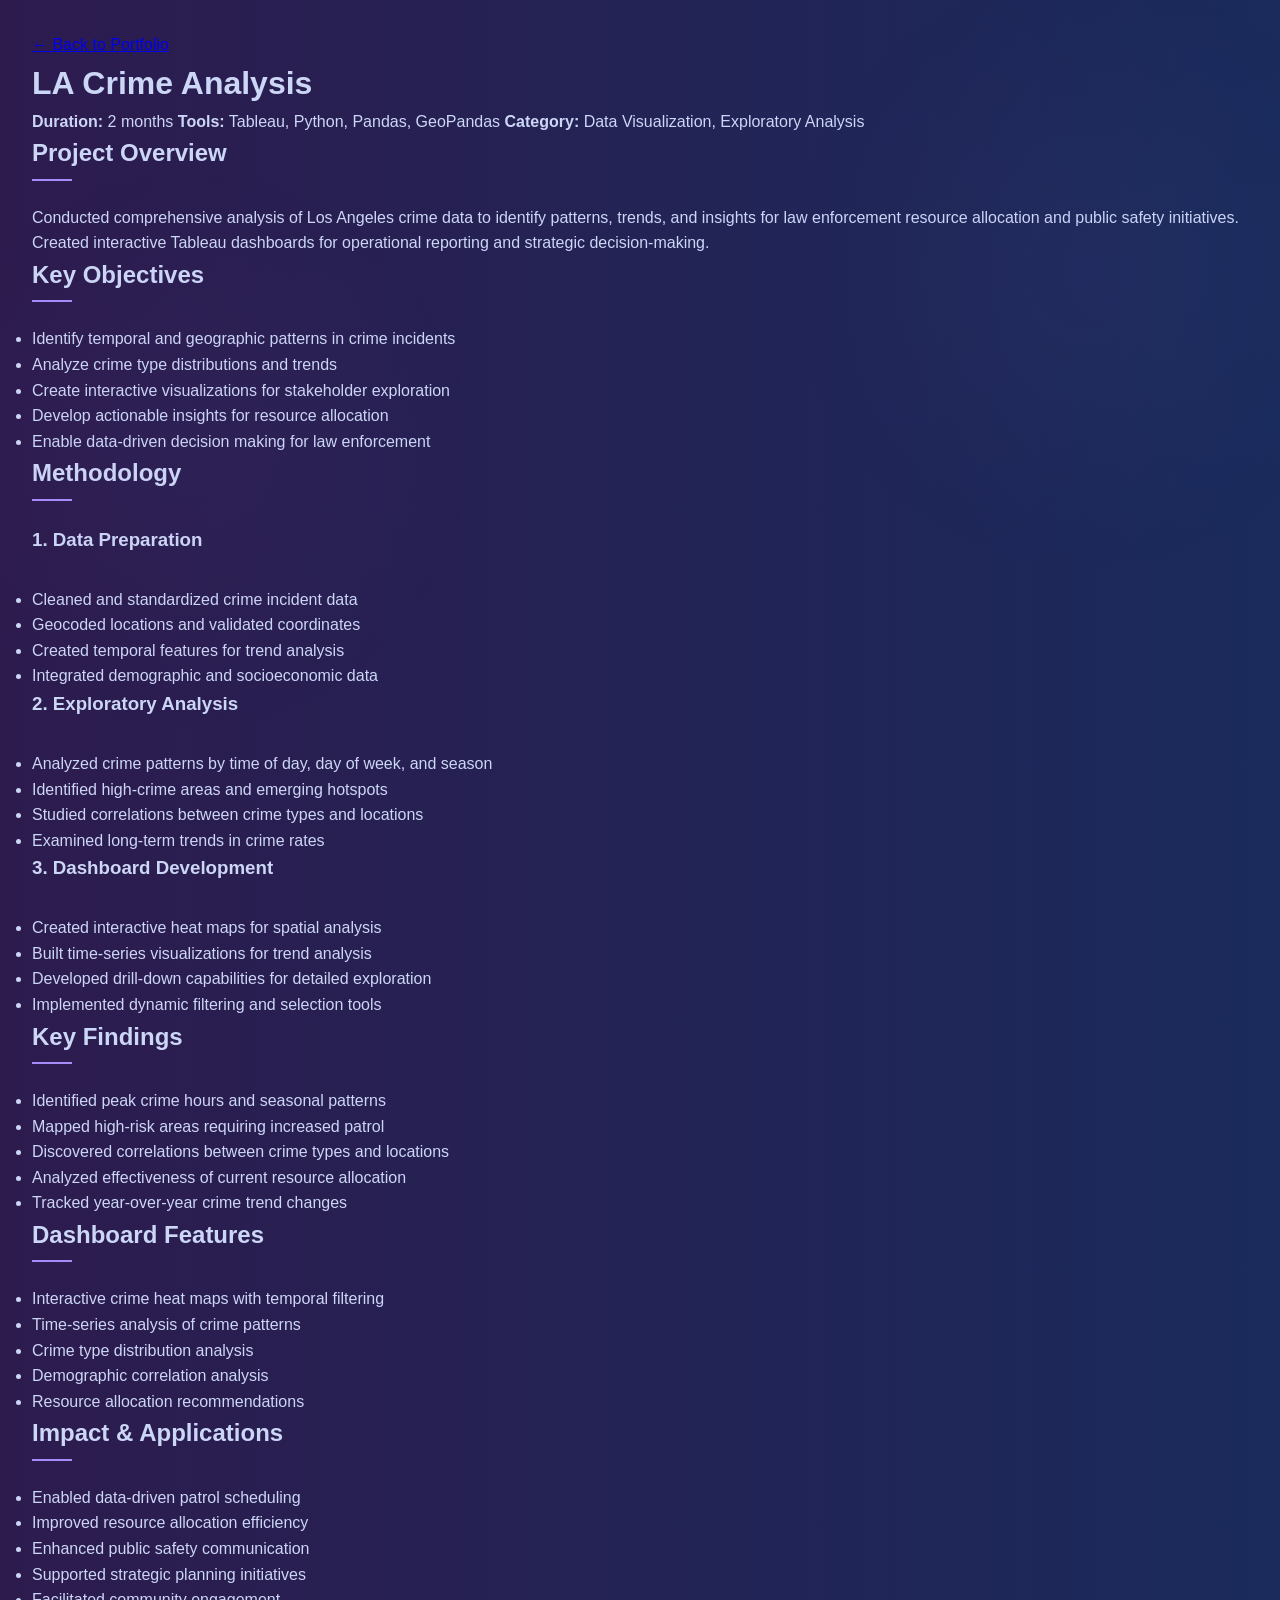
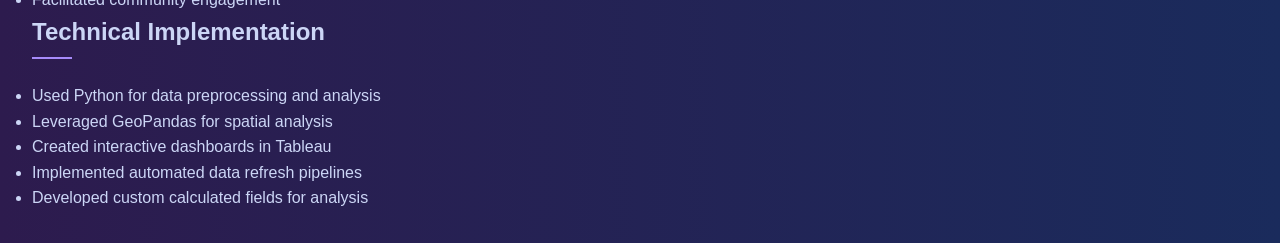
<file: la-crime-analysis.html>
<!DOCTYPE html>
<html lang="en">
<head>
  <meta charset="UTF-8">
  <meta name="viewport" content="width=device-width, initial-scale=1.0">
  <title>LA Crime Analysis - Murtaza Shafiq</title>
  <link rel="stylesheet" href="styles.css">
</head>
<body>
  <div class="container">
    <a href="index.html" class="back-link">← Back to Portfolio</a>
    
    <div class="project-detail">
      <h1>LA Crime Analysis</h1>
      
      <div class="project-meta">
        <span class="meta-item">
          <strong>Duration:</strong> 2 months
        </span>
        <span class="meta-item">
          <strong>Tools:</strong> Tableau, Python, Pandas, GeoPandas
        </span>
        <span class="meta-item">
          <strong>Category:</strong> Data Visualization, Exploratory Analysis
        </span>
      </div>

      <div class="project-section">
        <h2>Project Overview</h2>
        <p>Conducted comprehensive analysis of Los Angeles crime data to identify patterns, trends, and insights for law enforcement resource allocation and public safety initiatives. Created interactive Tableau dashboards for operational reporting and strategic decision-making.</p>
      </div>

      <div class="project-section">
        <h2>Key Objectives</h2>
        <ul>
          <li>Identify temporal and geographic patterns in crime incidents</li>
          <li>Analyze crime type distributions and trends</li>
          <li>Create interactive visualizations for stakeholder exploration</li>
          <li>Develop actionable insights for resource allocation</li>
          <li>Enable data-driven decision making for law enforcement</li>
        </ul>
      </div>

      <div class="project-section">
        <h2>Methodology</h2>
        <h3>1. Data Preparation</h3>
        <ul>
          <li>Cleaned and standardized crime incident data</li>
          <li>Geocoded locations and validated coordinates</li>
          <li>Created temporal features for trend analysis</li>
          <li>Integrated demographic and socioeconomic data</li>
        </ul>

        <h3>2. Exploratory Analysis</h3>
        <ul>
          <li>Analyzed crime patterns by time of day, day of week, and season</li>
          <li>Identified high-crime areas and emerging hotspots</li>
          <li>Studied correlations between crime types and locations</li>
          <li>Examined long-term trends in crime rates</li>
        </ul>

        <h3>3. Dashboard Development</h3>
        <ul>
          <li>Created interactive heat maps for spatial analysis</li>
          <li>Built time-series visualizations for trend analysis</li>
          <li>Developed drill-down capabilities for detailed exploration</li>
          <li>Implemented dynamic filtering and selection tools</li>
        </ul>
      </div>

      <div class="project-section">
        <h2>Key Findings</h2>
        <ul>
          <li>Identified peak crime hours and seasonal patterns</li>
          <li>Mapped high-risk areas requiring increased patrol</li>
          <li>Discovered correlations between crime types and locations</li>
          <li>Analyzed effectiveness of current resource allocation</li>
          <li>Tracked year-over-year crime trend changes</li>
        </ul>
      </div>

      <div class="project-section">
        <h2>Dashboard Features</h2>
        <ul>
          <li>Interactive crime heat maps with temporal filtering</li>
          <li>Time-series analysis of crime patterns</li>
          <li>Crime type distribution analysis</li>
          <li>Demographic correlation analysis</li>
          <li>Resource allocation recommendations</li>
        </ul>
      </div>

      <div class="project-section">
        <h2>Impact & Applications</h2>
        <ul>
          <li>Enabled data-driven patrol scheduling</li>
          <li>Improved resource allocation efficiency</li>
          <li>Enhanced public safety communication</li>
          <li>Supported strategic planning initiatives</li>
          <li>Facilitated community engagement</li>
        </ul>
      </div>

      <div class="project-section">
        <h2>Technical Implementation</h2>
        <ul>
          <li>Used Python for data preprocessing and analysis</li>
          <li>Leveraged GeoPandas for spatial analysis</li>
          <li>Created interactive dashboards in Tableau</li>
          <li>Implemented automated data refresh pipelines</li>
          <li>Developed custom calculated fields for analysis</li>
        </ul>
      </div>
    </div>
  </div>
</body>
</html>
</file>
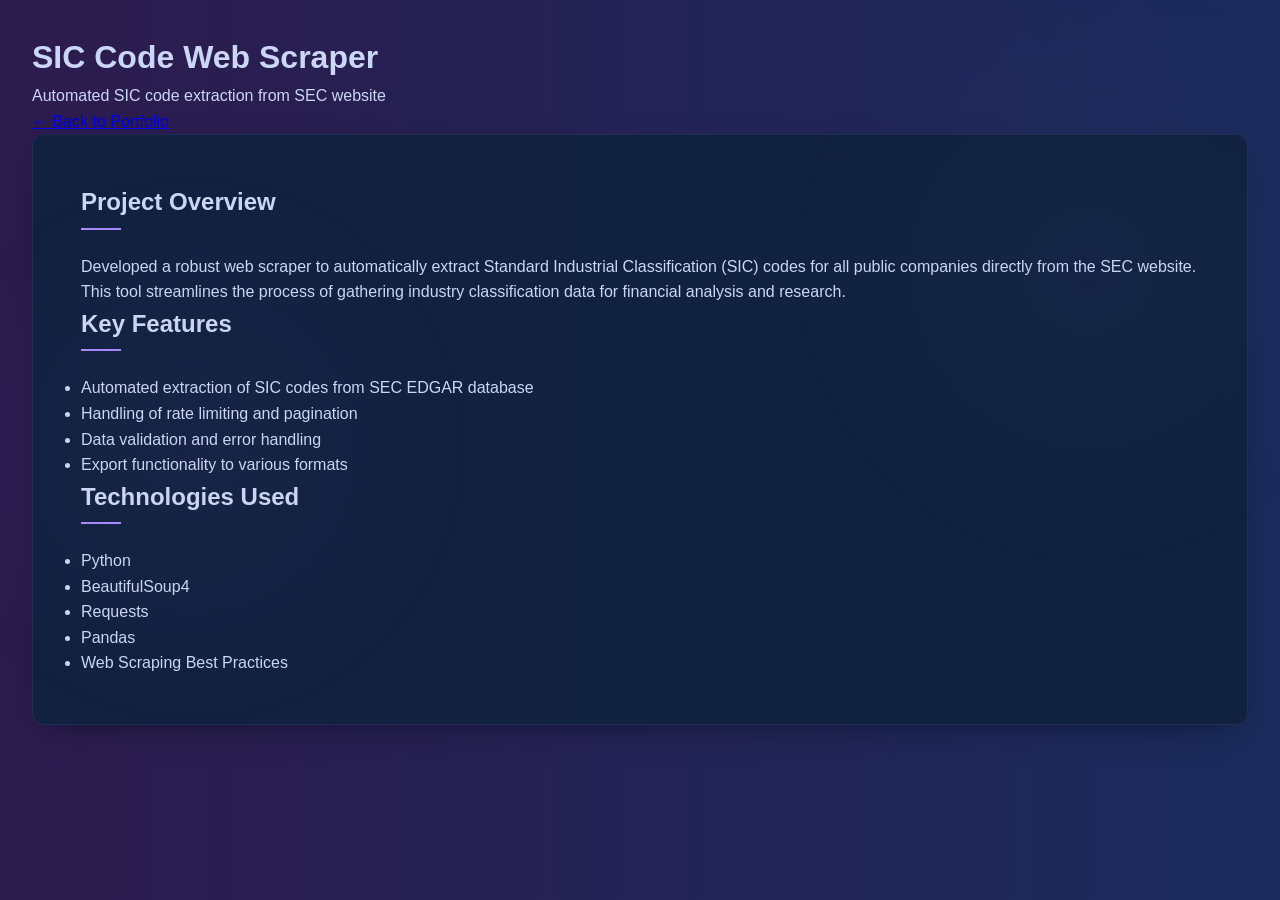
<file: sic-scraper.html>
<!DOCTYPE html>
<html lang="en">
<head>
  <meta charset="UTF-8">
  <meta name="viewport" content="width=device-width, initial-scale=1.0">
  <title>SIC Code Web Scraper - Mayank Bambal</title>
  <link rel="stylesheet" href="styles.css">
</head>
<body>
  <div class="container">
    <header>
      <div class="header-content">
        <h1>SIC Code Web Scraper</h1>
        <p>Automated SIC code extraction from SEC website</p>
        <a href="index.html" class="back-link">← Back to Portfolio</a>
      </div>
    </header>

    <div class="section">
      <h2>Project Overview</h2>
      <p>Developed a robust web scraper to automatically extract Standard Industrial Classification (SIC) codes for all public companies directly from the SEC website. This tool streamlines the process of gathering industry classification data for financial analysis and research.</p>
      
      <h2>Key Features</h2>
      <ul>
        <li>Automated extraction of SIC codes from SEC EDGAR database</li>
        <li>Handling of rate limiting and pagination</li>
        <li>Data validation and error handling</li>
        <li>Export functionality to various formats</li>
      </ul>

      <h2>Technologies Used</h2>
      <ul>
        <li>Python</li>
        <li>BeautifulSoup4</li>
        <li>Requests</li>
        <li>Pandas</li>
        <li>Web Scraping Best Practices</li>
      </ul>
    </div>
  </div>
</body>
</html>
</file>
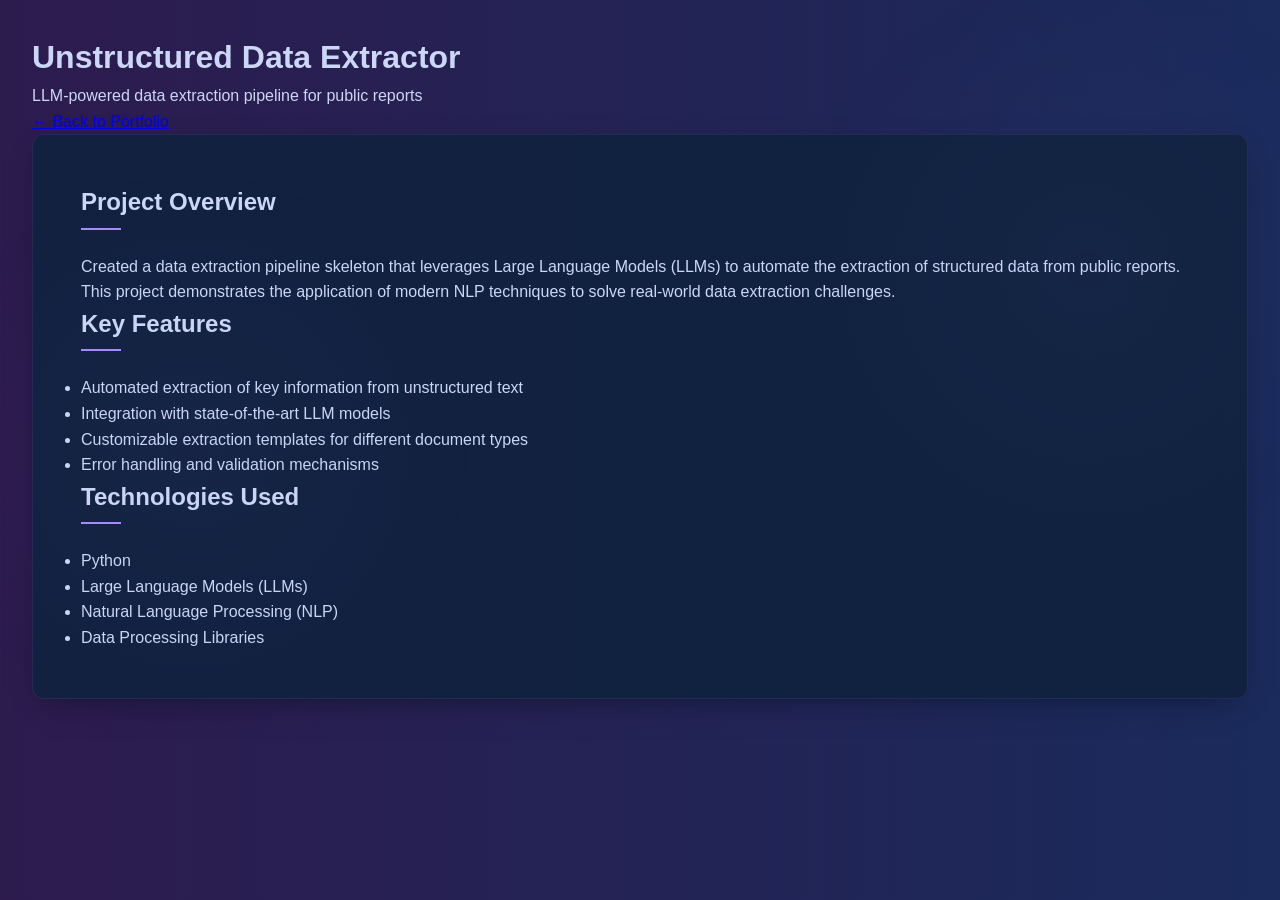
<file: unstructured-extractor.html>
<!DOCTYPE html>
<html lang="en">
<head>
  <meta charset="UTF-8">
  <meta name="viewport" content="width=device-width, initial-scale=1.0">
  <title>Unstructured Data Extractor - Mayank Bambal</title>
  <link rel="stylesheet" href="styles.css">
</head>
<body>
  <div class="container">
    <header>
      <div class="header-content">
        <h1>Unstructured Data Extractor</h1>
        <p>LLM-powered data extraction pipeline for public reports</p>
        <a href="index.html" class="back-link">← Back to Portfolio</a>
      </div>
    </header>

    <div class="section">
      <h2>Project Overview</h2>
      <p>Created a data extraction pipeline skeleton that leverages Large Language Models (LLMs) to automate the extraction of structured data from public reports. This project demonstrates the application of modern NLP techniques to solve real-world data extraction challenges.</p>
      
      <h2>Key Features</h2>
      <ul>
        <li>Automated extraction of key information from unstructured text</li>
        <li>Integration with state-of-the-art LLM models</li>
        <li>Customizable extraction templates for different document types</li>
        <li>Error handling and validation mechanisms</li>
      </ul>

      <h2>Technologies Used</h2>
      <ul>
        <li>Python</li>
        <li>Large Language Models (LLMs)</li>
        <li>Natural Language Processing (NLP)</li>
        <li>Data Processing Libraries</li>
      </ul>
    </div>
  </div>
</body>
</html>
</file>
<file: styles.css>
/* Reset */
* {
    margin: 0;
    padding: 0;
    box-sizing: border-box;
}

:root {
    --bg-gradient-purple: #2d1b4e;
    --bg-gradient-blue: #1a2b5c;
    --bg-overlay: rgba(255, 255, 255, 0);
    --text-primary: #ccd6f6;
    --text-secondary: #8892b0;
    --accent-color: #a78bfa;
    --nav-bg: rgba(10, 25, 47, 0.85);
    --card-bg: rgba(17, 34, 64, 0.95);
    --card-shadow: 0 10px 30px -15px rgba(2, 12, 27, 0.7);
    --spacing: 2rem;
    --sidebar-width: 320px;
}

@keyframes gradient {
    0% {
        background-position: 0% 50%;
    }
    50% {
        background-position: 100% 50%;
    }
    100% {
        background-position: 0% 50%;
    }
}

body {
    font-family: -apple-system, BlinkMacSystemFont, 'Segoe UI', Roboto, Oxygen, Ubuntu, Cantarell, 'Open Sans', 'Helvetica Neue', sans-serif;
    line-height: 1.6;
    color: var(--text-primary);
    background: linear-gradient(
        90deg,
        var(--bg-gradient-purple),
        var(--bg-gradient-blue)
    );
    min-height: 100vh;
    margin: 0;
    padding: 2rem;
    position: relative;
}

/* Overlay for scroll effect */
body::after {
    content: '';
    position: fixed;
    top: 0;
    left: 0;
    width: 100%;
    height: 100%;
    background: var(--bg-overlay);
    pointer-events: none;
    transition: background-color 0.3s ease;
    z-index: 1;
}

/* Subtle animated stars/particles effect */
body::before {
    content: '';
    position: fixed;
    top: 0;
    left: 0;
    width: 100%;
    height: 100%;
    background: 
        radial-gradient(circle at 15% 50%, rgba(167, 139, 250, 0.03), transparent 25%),
        radial-gradient(circle at 85% 30%, rgba(167, 139, 250, 0.03), transparent 25%);
    pointer-events: none;
    z-index: 1;
    animation: starTwinkle 8s ease-in-out infinite;
}

@keyframes starTwinkle {
    0%, 100% { opacity: 0.3; }
    50% { opacity: 0.6; }
}

/* Main Layout */
.main-container {
    display: flex;
    gap: 2rem;
    max-width: 1200px;
    margin: 0 auto;
    position: relative;
    z-index: 2;
}

/* Sidebar */
.sidebar {
    width: 320px;
    background: var(--card-bg);
    backdrop-filter: blur(10px);
    border-radius: 12px;
    padding: 2rem;
    position: fixed;
}

/* Profile Section */
.profile-circle {
    width: 160px;
    height: 160px;
    border-radius: 50%;
    border: 3px solid var(--accent-color);
    overflow: hidden;
    margin: 1rem auto;
}

.profile-img {
    width: 100%;
    height: 100%;
    object-fit: cover;
}

.profile-name {
    font-size: 1.8rem;
    margin: 1rem 0 0.5rem;
    color: var(--text-primary);
}

.profile-title {
    font-size: 1rem;
    color: var(--text-secondary);
    margin-bottom: 2rem;
}

/* Contact Info */
.contact-info {
    margin: 2rem 0;
}

.contact-item {
    display: flex;
    align-items: center;
    gap: 0.75rem;
    margin-bottom: 1rem;
    color: var(--text-secondary);
    font-size: 0.9rem;
}

.contact-item i {
    color: var(--accent-color);
    width: 20px;
}

.contact-item a {
    color: var(--text-secondary);
    text-decoration: none;
    transition: color 0.3s ease;
}

/* Main Content */
.main-content {
    margin-left: 340px;
    flex: 1;
}

/* Top Navigation */
.top-nav {
    background: var(--card-bg);
    backdrop-filter: blur(10px);
    padding: 1rem 2rem;
    border-radius: 12px;
    margin-bottom: 2rem;
    position: sticky;
    top: 1rem;
    z-index: 100;
}

.nav-links {
    display: flex;
    justify-content: flex-end;
    gap: 2rem;
}

.nav-links a {
    color: var(--text-secondary);
    text-decoration: none;
    font-size: 0.95rem;
    padding: 0.5rem;
    transition: color 0.3s ease;
    cursor: pointer;
}

.nav-links a:hover {
    color: var(--accent-color);
}

.nav-links a.active {
    color: var(--accent-color);
}

/* Sections */
.section {
    background: var(--card-bg);
    backdrop-filter: blur(10px);
    padding: 3rem;
    border-radius: 12px;
    margin-bottom: 2rem;
    scroll-margin-top: 5rem;
    box-shadow: var(--card-shadow);
    border: 1px solid rgba(167, 139, 250, 0.1);
}

/* Section Headings */
h2, h3 {
    color: var(--text-primary);
    position: relative;
    margin-bottom: 2rem;
}

h2::after {
    content: '';
    position: absolute;
    left: 0;
    bottom: -0.5rem;
    width: 40px;
    height: 2px;
    background: var(--accent-color);
}

/* Social Links */
.social-links {
    display: flex;
    gap: 1rem;
    justify-content: center;
    margin-top: 2rem;
}

.social-links a {
    color: var(--text-secondary);
    font-size: 1.2rem;
    transition: color 0.3s ease;
}

.social-links a:hover {
    color: var(--accent-color);
}

/* Tech Stack */
.tech-grid {
    display: grid;
    grid-template-columns: repeat(auto-fill, minmax(120px, 1fr));
    gap: 1rem;
}

.tech-item {
    background: rgba(255, 255, 255, 0.05);
    padding: 1rem;
    border-radius: 8px;
    text-align: center;
    color: var(--text-secondary);
    transition: all 0.3s ease;
}

.tech-item:hover {
    background: rgba(255, 255, 255, 0.1);
    color: var(--text-primary);
    transform: translateY(-2px);
}

/* Portfolio */
.portfolio-filters {
    display: flex;
    justify-content: center;
    gap: 1rem;
    margin-bottom: 2rem;
}

.filter-btn {
    background: transparent;
    border: none;
    padding: 0.5rem 1rem;
    cursor: pointer;
    color: var(--text-secondary);
    transition: all 0.3s ease;
    font-size: 0.95rem;
}

.filter-btn.active {
    color: var(--accent-color);
    font-weight: 500;
}

.portfolio-grid {
    display: grid;
    grid-template-columns: repeat(2, 1fr);
    gap: 2rem;
}

/* Portfolio Items */
.portfolio-item {
    background: var(--card-bg);
    border-radius: 12px;
    overflow: hidden;
    transition: all 0.3s ease;
    cursor: pointer;
    margin-bottom: 2rem;
    border: 1px solid rgba(255, 255, 255, 0.1);
}

.portfolio-header {
    padding: 0;
    background: var(--card-bg);
}

.portfolio-item img {
    width: 100%;
    height: 280px;
    object-fit: contain;
    border-radius: 12px 12px 0 0;
    margin-bottom: 0;
    background: #f5f5f5;
}

.portfolio-content {
    padding: 1.25rem 1.5rem;
    background: var(--card-bg);
}

.portfolio-title {
    display: flex;
    align-items: center;
    justify-content: space-between;
    margin-bottom: 0.75rem;
}

.portfolio-title h3 {
    font-size: 1.4rem;
    margin: 0;
    color: var(--text-primary);
}

.company {
    color: var(--accent-color);
    margin-bottom: 0.75rem;
    font-size: 1rem;
}

.summary {
    color: var(--text-secondary);
    margin-bottom: 1rem;
    font-size: 1rem;
    line-height: 1.5;
}

.skill-tags {
    display: flex;
    flex-wrap: wrap;
    gap: 0.5rem;
    margin-bottom: 1.25rem;
}

.skill-tags span {
    background: rgba(132, 94, 194, 0.1);
    color: var(--accent-color);
    padding: 0.4rem 0.8rem;
    border-radius: 20px;
    font-size: 0.85rem;
}

.project-links {
    display: flex;
    gap: 1rem;
}

.btn-link {
    display: inline-flex;
    align-items: center;
    gap: 0.5rem;
    padding: 0.5rem 1rem;
    border: 1px solid rgba(132, 94, 194, 0.3);
    border-radius: 6px;
    color: var(--text-secondary);
    text-decoration: none;
    font-size: 0.9rem;
    transition: all 0.3s ease;
}

.btn-link:hover {
    background: rgba(132, 94, 194, 0.1);
    color: var(--accent-color);
}

/* Portfolio Details */
.portfolio-details {
    height: 0;
    overflow: hidden;
    transition: all 0.3s ease;
    padding: 0 1.5rem;
    opacity: 0;
}

.portfolio-item.expanded .portfolio-details {
    height: auto;
    opacity: 1;
    padding: 0 1.5rem 1.5rem;
    border-top: 1px solid rgba(255, 255, 255, 0.1);
    margin-top: 1rem;
}

.detail-text {
    color: var(--text-secondary);
    font-size: 0.95rem;
    line-height: 1.6;
    margin-bottom: 1.5rem;
}

/* Hover Effects */
.portfolio-item:hover {
    transform: translateY(-2px);
}

/* Skills */
.skills-grid {
    display: grid;
    gap: 2rem;
    margin-top: 2rem;
}

.skill-item {
    background: rgba(17, 34, 64, 0.7);
    padding: 1.5rem;
    border-radius: 8px;
    border: 1px solid rgba(167, 139, 250, 0.1);
    transition: all 0.3s ease;
}

.skill-item:hover {
    transform: translateX(10px);
    border-color: var(--accent-color);
}

.skill-header {
    display: flex;
    justify-content: space-between;
    align-items: center;
    margin-bottom: 1rem;
}

.skill-header h4 {
    color: var(--text-primary);
    font-size: 1.1rem;
    margin: 0;
}

.skill-header span {
    color: var(--accent-color);
}

.progress-container {
    width: 100%;
    height: 8px;
    background-color: rgba(255, 255, 255, 0.1);
    border-radius: 4px;
    overflow: hidden;
}

.progress-bar {
    height: 100%;
    background-color: var(--accent-color);
    border-radius: 4px;
    transition: width 0.6s ease-in-out;
}

/* Contact Grid */
.contact-grid {
    display: grid;
    grid-template-columns: repeat(auto-fit, minmax(200px, 1fr));
    gap: 2rem;
}

.contact-grid .contact-item {
    background: var(--background-alt);
    padding: 2rem;
    border-radius: 8px;
    text-align: center;
    flex-direction: column;
}

.contact-grid .contact-item i {
    font-size: 2rem;
    color: var(--primary-color);
    margin-bottom: 1rem;
}

.contact-grid .contact-item a {
    color: var(--text-color);
    text-decoration: none;
}

/* Responsive Design */
@media (max-width: 1200px) {
    body {
        padding: 1rem;
    }

    .sidebar {
        width: 280px;
    }

    .main-content {
        margin-left: 300px;
    }
}

@media (max-width: 768px) {
    .main-container {
        flex-direction: column;
    }

    .sidebar {
        position: relative;
        width: 100%;
        margin-bottom: 2rem;
    }

    .main-content {
        margin-left: 0;
    }

    .portfolio-grid {
        grid-template-columns: 1fr;
    }
    
    .skill-tags {
        flex-wrap: wrap;
    }
    
    .portfolio-header {
        padding: 1rem;
        aspect-ratio: 3/2;
    }
    
    .portfolio-details {
        padding: 0 1rem;
    }
    
    .portfolio-item.expanded .portfolio-details {
        padding: 0 1rem 1rem;
    }
    
    .portfolio-content h3 {
        font-size: 1.2rem;
    }
    
    .portfolio-item img {
        height: 240px;
    }

    .skills-grid {
        grid-template-columns: 1fr;
    }

    .about-text .lead {
        font-size: 1.3rem;
    }
    
    .about-text p {
        font-size: 1rem;
    }
    
    .section-divider {
        margin: 3rem 0;
    }
}

@media (min-width: 769px) {
    .skills-grid {
        grid-template-columns: repeat(2, 1fr);
    }
}

@media (max-width: 480px) {
    .header-content h1 {
        font-size: 2rem;
    }

    .portfolio-filters {
        flex-wrap: wrap;
    }
}

.timeline-content {
    padding: 1.5rem;
    background: rgba(255, 255, 255, 0.05);
    border-radius: 8px;
    margin-bottom: 1.5rem;
}

.timeline-content h4 {
    color: var(--text-primary);
    font-size: 1.1rem;
    margin-bottom: 0.25rem;
}

.timeline-content h5 {
    color: var(--accent-color);
    font-size: 1rem;
    margin-bottom: 0.5rem;
}

.timeline-content .date {
    color: var(--text-secondary);
    font-size: 0.9rem;
    margin-bottom: 1rem;
    display: block;
}

.experience-description {
    color: var(--text-secondary);
    font-size: 0.95rem;
    line-height: 1.6;
    margin-top: 0.75rem;
}

.section-icon {
    display: flex;
    align-items: center;
    gap: 1rem;
    margin-bottom: 2rem;
    margin-top: 4rem;
}

.section-icon i {
    font-size: 1.5rem;
    color: var(--accent-color);
    background: rgba(132, 94, 194, 0.1);
    padding: 1rem;
    border-radius: 12px;
}

.section-icon h3 {
    margin: 0;
    font-size: 1.75rem;
    color: var(--text-primary);
}

.timeline {
    position: relative;
    padding-left: 2rem;
}

.timeline::before {
    content: '';
    position: absolute;
    left: 0;
    top: 0;
    height: 100%;
    width: 2px;
    background: var(--accent-color);
    opacity: 0.3;
}

.timeline-item {
    position: relative;
    padding-bottom: 2.5rem;
}

.timeline-marker {
    position: absolute;
    left: -2rem;
    width: 12px;
    height: 12px;
    border-radius: 50%;
    background: var(--accent-color);
    transform: translateX(-5px);
}

.timeline-content {
    background: rgba(255, 255, 255, 0.05);
    padding: 1.5rem;
    border-radius: 12px;
}

.timeline-content h4 {
    color: var(--text-primary);
    font-size: 1.1rem;
    margin: 0 0 0.5rem 0;
}

.timeline-content .company {
    color: var(--accent-color);
    font-size: 1rem;
    margin-bottom: 0.25rem;
}

.timeline-content .date {
    color: var(--text-secondary);
    font-size: 0.9rem;
    margin-bottom: 1rem;
    opacity: 0.8;
}

.timeline-content .description {
    color: var(--text-secondary);
    font-size: 0.95rem;
    line-height: 1.6;
    margin: 0;
}

@media (max-width: 768px) {
    .timeline {
        padding-left: 1.5rem;
    }
    
    .timeline-marker {
        left: -1.5rem;
    }
}

/* Certifications Horizontal */
.certifications-horizontal {
    display: flex;
    gap: 2rem;
    justify-content: center;
    align-items: center;
    margin: 2rem 0 3rem;
    flex-wrap: wrap;
}

.cert-card {
    background: var(--bg-secondary);
    border-radius: 12px;
    padding: 1rem;
    transition: transform 0.3s ease;
    display: flex;
    align-items: center;
    justify-content: center;
    border: 1px solid rgba(167, 139, 250, 0.1);
    box-shadow: var(--card-shadow);
}

.cert-card:hover {
    transform: translateY(-5px);
    border-color: var(--accent-color);
}

.cert-badge {
    width: 150px;
    height: 150px;
    object-fit: contain;
}

@media (max-width: 768px) {
    .cert-badge {
        width: 120px;
        height: 120px;
    }
    
    .certifications-horizontal {
        gap: 1rem;
    }
}

/* About Section */
.about-content {
    max-width: 800px;
    margin: 0 auto;
}

.about-text .lead {
    font-size: 1.5rem;
    color: var(--accent-color);
    margin-bottom: 2rem;
    line-height: 1.4;
}

.about-text p {
    color: var(--text-secondary);
    font-size: 1.1rem;
    margin-bottom: 1.5rem;
}

.section-divider {
    height: 1px;
    background: rgba(167, 139, 250, 0.1);
    margin: 4rem 0;
    width: 100%;
}
</file>
